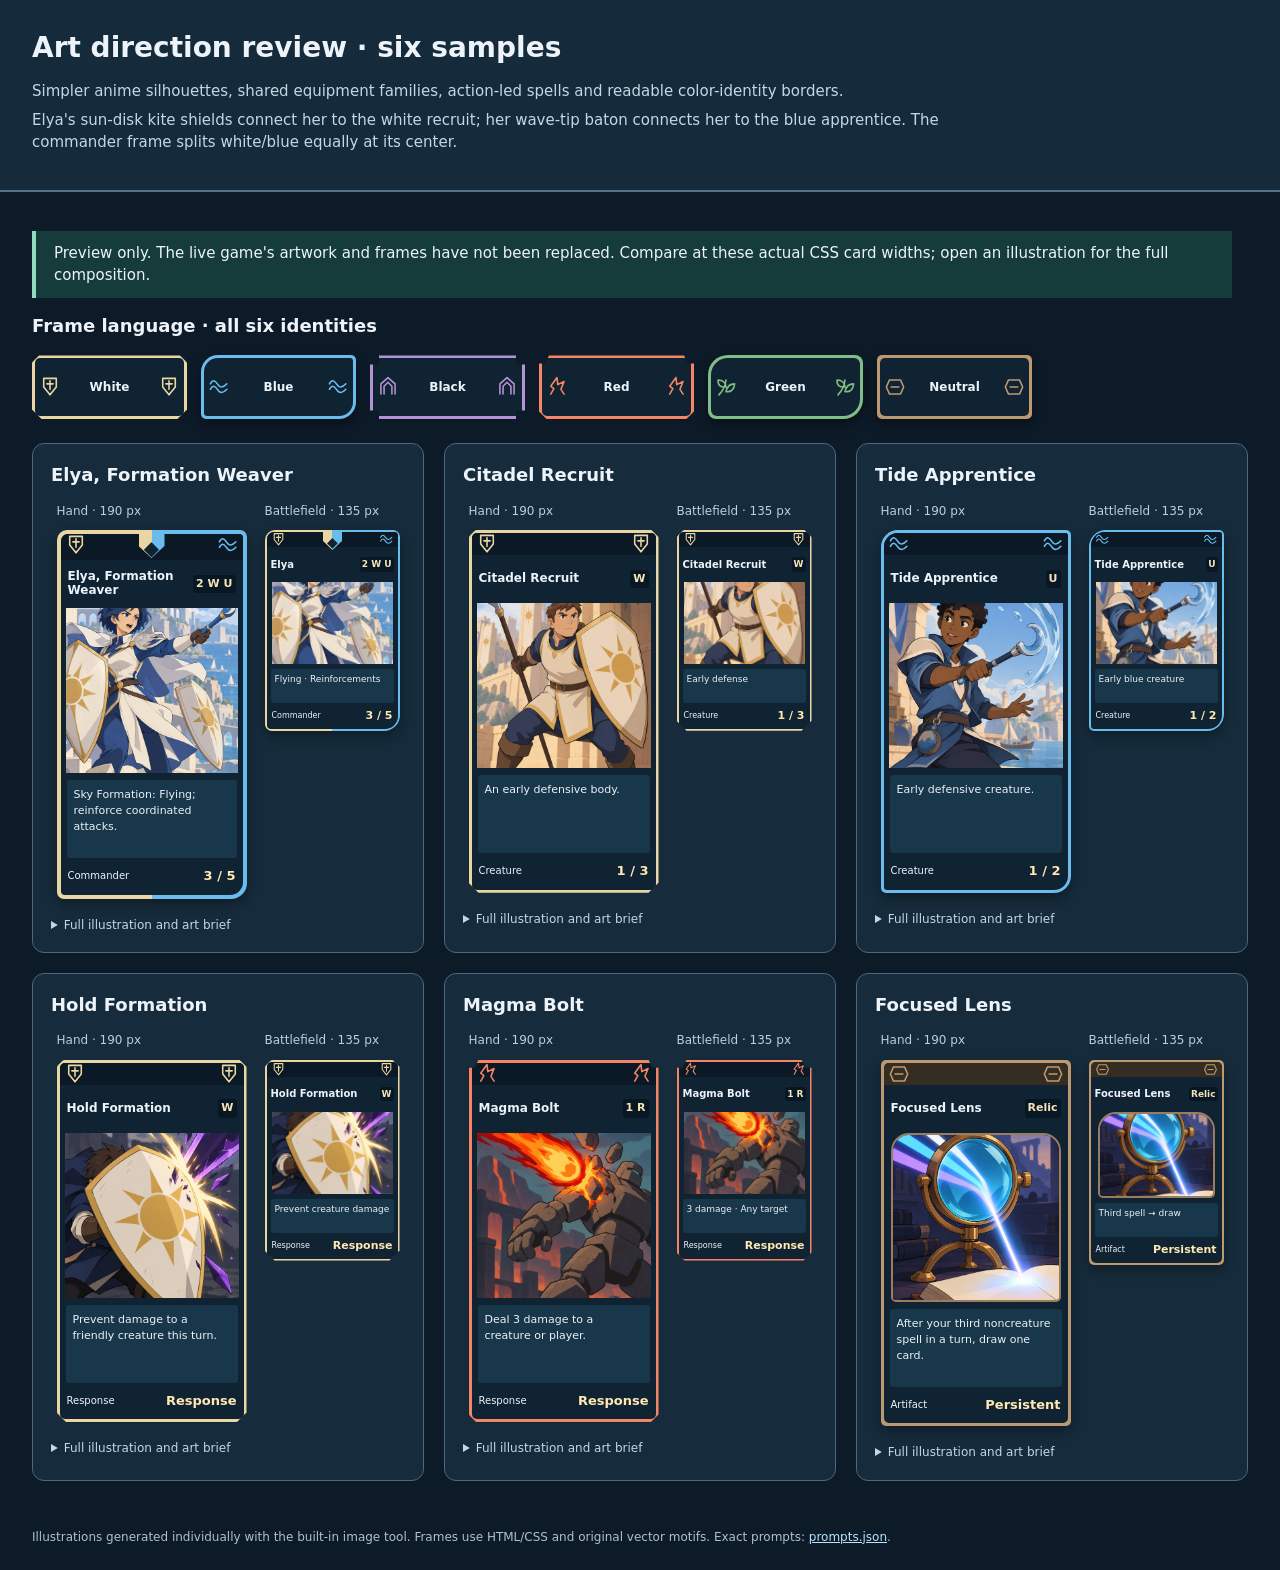
<file: assets/art/direction-v2/index.html>
<!doctype html><html lang="en"><meta charset="utf-8"><meta name="viewport" content="width=device-width,initial-scale=1"><title>Commander Spire — art direction review</title><style>
    *{box-sizing:border-box}body{margin:0;background:#0d1a28;color:#edf3f9;font:15px system-ui;line-height:1.45}header{padding:28px 32px;background:#152b3b;border-bottom:2px solid #54718a}h1{font-size:28px;margin:0 0 12px}header p{max-width:1000px;margin:8px 0;color:#c6d6e3}main{padding:24px 32px}h2{font-size:18px;margin:0 0 14px}.sample-grid{display:grid;grid-template-columns:repeat(3,minmax(370px,1fr));gap:20px}.sample{padding:18px;background:#162b3b;border:1px solid #4c687c;border-radius:12px}.sizes{display:flex;align-items:flex-start;gap:18px;justify-content:center}.label{font-size:12px;margin:0 0 10px;color:#b9d0de}.frame{position:relative;padding:3px;background:linear-gradient(90deg,var(--left) 0 50%,var(--right) 50% 100%);border-radius:8px;color:#ecf3fa;flex-shrink:0;filter:drop-shadow(0 5px 6px #0005)}.card-face{background:#102332;border-radius:5px;position:relative;overflow:hidden}.frame.hand{width:190px}.frame.battlefield{width:135px;padding:2px}.identity-W{clip-path:polygon(7px 0,calc(100% - 7px) 0,100% 7px,100% calc(100% - 10px),calc(100% - 10px) 100%,10px 100%,0 calc(100% - 10px),0 7px)}.identity-U{border-radius:17px 5px 17px 5px}.identity-U .card-face{border-radius:14px 3px 14px 3px}.identity-B{clip-path:polygon(0 9px,9px 9px,9px 0,calc(100% - 9px) 0,calc(100% - 9px) 9px,100% 9px,100% calc(100% - 9px),calc(100% - 9px) calc(100% - 9px),calc(100% - 9px) 100%,9px 100%,9px calc(100% - 9px),0 calc(100% - 9px))}.identity-R{clip-path:polygon(0 8px,6px 8px,10px 0,calc(100% - 10px) 0,calc(100% - 6px) 8px,100% 8px,100% calc(100% - 8px),calc(100% - 8px) 100%,8px 100%,0 calc(100% - 8px))}.identity-G{border-radius:20px 8px 20px 8px}.identity-G .card-face{border-radius:17px 6px 17px 6px}.identity-C{border-radius:5px}.dual{clip-path:none;border-radius:10px 7px 16px 7px}.dual .card-face{border-radius:7px 4px 13px 4px}.motif-band{position:relative;height:22px;background:#0a1925}.motif{width:22px;height:22px;position:absolute;top:0;fill:none;stroke-width:2;stroke-linecap:round;stroke-linejoin:round}.motif.left{left:4px}.motif.right{right:4px}.crest{position:absolute;left:calc(50% - 13px);top:0;width:26px;height:24px;display:grid;place-items:center;background:linear-gradient(90deg,var(--left) 0 50%,var(--right) 50%);color:#112232;font-size:20px;clip-path:polygon(50% 100%,0 50%,0 0,100% 0,100% 50%)}.commander{padding:4px}.commander .motif-band{height:26px}.relic .motif-band{background:#352c22}.relic .art-link{border:2px solid #997d5e;border-radius:18px 18px 5px 5px;margin:0 7px;overflow:hidden}.title{min-height:48px;display:flex;gap:6px;align-items:center;padding:6px 7px;font-size:12px;line-height:1.15}.title strong{flex:1}.cost{white-space:nowrap;color:#f6e4b9;font-size:11px;font-weight:700;padding:3px;background:#081724;border-radius:3px}.art-link{display:block;margin:0 5px;background:#0a1721}.art-link img{width:100%;height:165px;object-fit:cover;object-position:center 40%;display:block}.rules{margin:7px 6px 0;padding:7px;background:#19374a;border-radius:3px;font-size:11px;min-height:78px;color:#e9f1f7}.stats{display:flex;justify-content:space-between;align-items:center;padding:9px 7px;font-size:10px}.stats b{font-size:13px;color:#ffe8b2}.battlefield .motif-band{height:15px}.battlefield .motif{width:15px;height:15px}.battlefield .crest{width:19px;height:18px;left:calc(50% - 9px);font-size:14px}.battlefield .title{min-height:35px;font-size:10px;padding:4px}.battlefield .cost{font-size:9px;padding:2px}.battlefield .art-link img{height:82px}.battlefield .rules{font-size:9px;padding:4px;margin:5px 4px 0;min-height:34px}.battlefield .stats{font-size:8px;padding:5px}.battlefield .stats b{font-size:11px}.swatches{display:flex;gap:14px;flex-wrap:wrap;margin:16px 0 24px}.swatch{width:155px;height:64px}.swatch .card-face{height:58px;display:grid;place-items:center;font-size:12px}.swatch .motif{top:18px}.note{background:#153c3a;padding:12px 18px;border-left:4px solid #91dbbf;max-width:1200px}details{margin-top:18px;font-size:12px;color:#c5d7e4}summary{cursor:pointer}.full-art{width:100%;margin-top:12px}footer{padding:24px 32px;color:#adc1d1;font-size:12px}a{color:#b7e4ff}@media(max-width:1200px){.sample-grid{grid-template-columns:repeat(2,minmax(370px,1fr))}}@media(max-width:800px){main,header{padding:18px 12px}.sample-grid{grid-template-columns:1fr}.sample{padding:14px 10px}.sizes{gap:12px}}
    </style><header><h1>Art direction review · six samples</h1><p>Simpler anime silhouettes, shared equipment families, action-led spells and readable color-identity borders.</p><p>Elya's sun-disk kite shields connect her to the white recruit; her wave-tip baton connects her to the blue apprentice. The commander frame splits white/blue equally at its center.</p></header><main><p class="note">Preview only. The live game's artwork and frames have not been replaced. Compare at these actual CSS card widths; open an illustration for the full composition.</p><h2>Frame language · all six identities</h2><div class="swatches"><div class="frame swatch identity-W" style="--left:#ead6a3;--right:#ead6a3"><div class="card-face"><svg class="motif left" viewBox="0 0 28 28" aria-hidden="true"><path d="M6 3H22V14L14 24 6 14Z M10 10H18 M14 6V17" stroke="#ead6a3"/></svg><b>White</b><svg class="motif right" viewBox="0 0 28 28" aria-hidden="true"><path d="M6 3H22V14L14 24 6 14Z M10 10H18 M14 6V17" stroke="#ead6a3"/></svg></div></div><div class="frame swatch identity-U" style="--left:#69bcec;--right:#69bcec"><div class="card-face"><svg class="motif left" viewBox="0 0 28 28" aria-hidden="true"><path d="M3 10Q7 2 12 10T24 10 M3 17Q7 9 12 17T24 17" stroke="#69bcec"/></svg><b>Blue</b><svg class="motif right" viewBox="0 0 28 28" aria-hidden="true"><path d="M3 10Q7 2 12 10T24 10 M3 17Q7 9 12 17T24 17" stroke="#69bcec"/></svg></div></div><div class="frame swatch identity-B" style="--left:#b493d4;--right:#b493d4"><div class="card-face"><svg class="motif left" viewBox="0 0 28 28" aria-hidden="true"><path d="M5 23V10L14 2 23 10V23 M9 23V13L14 8 19 13V23" stroke="#b493d4"/></svg><b>Black</b><svg class="motif right" viewBox="0 0 28 28" aria-hidden="true"><path d="M5 23V10L14 2 23 10V23 M9 23V13L14 8 19 13V23" stroke="#b493d4"/></svg></div></div><div class="frame swatch identity-R" style="--left:#f58564;--right:#f58564"><div class="card-face"><svg class="motif left" viewBox="0 0 28 28" aria-hidden="true"><path d="M6 23L10 16 6 13 14 2 15 11 23 7 19 17 23 23" stroke="#f58564"/></svg><b>Red</b><svg class="motif right" viewBox="0 0 28 28" aria-hidden="true"><path d="M6 23L10 16 6 13 14 2 15 11 23 7 19 17 23 23" stroke="#f58564"/></svg></div></div><div class="frame swatch identity-G" style="--left:#81bd84;--right:#81bd84"><div class="card-face"><svg class="motif left" viewBox="0 0 28 28" aria-hidden="true"><path d="M5 24Q13 16 14 5 M14 14Q3 15 4 5 13 5 14 14 M14 20Q24 21 25 10 16 10 14 20" stroke="#81bd84"/></svg><b>Green</b><svg class="motif right" viewBox="0 0 28 28" aria-hidden="true"><path d="M5 24Q13 16 14 5 M14 14Q3 15 4 5 13 5 14 14 M14 20Q24 21 25 10 16 10 14 20" stroke="#81bd84"/></svg></div></div><div class="frame swatch identity-C" style="--left:#bd9971;--right:#bd9971"><div class="card-face"><svg class="motif left" viewBox="0 0 28 28" aria-hidden="true"><path d="M7 5H21L25 14 21 23H7L3 14Z M9 14H19" stroke="#bd9971"/></svg><b>Neutral</b><svg class="motif right" viewBox="0 0 28 28" aria-hidden="true"><path d="M7 5H21L25 14 21 23H7L3 14Z M9 14H19" stroke="#bd9971"/></svg></div></div></div><div class="sample-grid"><section class="sample"><h2>Elya, Formation Weaver</h2><div class="sizes"><div><p class="label">Hand · 190 px</p><article class="frame hand identity-W commander dual" style="--left:#ead6a3;--right:#69bcec">
    <div class="card-face"><div class="motif-band"><svg class="motif left" viewBox="0 0 28 28" aria-hidden="true"><path d="M6 3H22V14L14 24 6 14Z M10 10H18 M14 6V17" stroke="#ead6a3"/></svg><span class="crest" aria-label="Commander crest">◆</span><svg class="motif right" viewBox="0 0 28 28" aria-hidden="true"><path d="M3 10Q7 2 12 10T24 10 M3 17Q7 9 12 17T24 17" stroke="#69bcec"/></svg></div>
    <div class="title"><strong>Elya, Formation Weaver</strong><span class="cost">2 W U</span></div>
    <a class="art-link" href="commander_wu.png" title="Open full illustration"><img src="commander_wu.png" alt="Elya, Formation Weaver illustration"></a>
    <div class="rules">Sky Formation: Flying; reinforce coordinated attacks.</div><div class="stats"><span>Commander</span><b>3 / 5</b></div></div></article></div><div><p class="label">Battlefield · 135 px</p><article class="frame battlefield identity-W commander dual" style="--left:#ead6a3;--right:#69bcec">
    <div class="card-face"><div class="motif-band"><svg class="motif left" viewBox="0 0 28 28" aria-hidden="true"><path d="M6 3H22V14L14 24 6 14Z M10 10H18 M14 6V17" stroke="#ead6a3"/></svg><span class="crest" aria-label="Commander crest">◆</span><svg class="motif right" viewBox="0 0 28 28" aria-hidden="true"><path d="M3 10Q7 2 12 10T24 10 M3 17Q7 9 12 17T24 17" stroke="#69bcec"/></svg></div>
    <div class="title"><strong>Elya</strong><span class="cost">2 W U</span></div>
    <a class="art-link" href="commander_wu.png" title="Open full illustration"><img src="commander_wu.png" alt="Elya, Formation Weaver illustration"></a>
    <div class="rules">Flying · Reinforcements</div><div class="stats"><span>Commander</span><b>3 / 5</b></div></div></article></div></div><details><summary>Full illustration and art brief</summary><a href="commander_wu.png"><img class="full-art" src="commander_wu.png" alt="Full Elya, Formation Weaver illustration"></a><p>Use case: stylized-concept. Asset type: individual fantasy card illustration for a small tabletop card thumbnail. NEW art direction: very simple CARTOONY TV-ANIME key animation, thick clean dark outlines, broad flat colors and at most TWO cel shadow tones. Heroic adventure. Large readable silhouette occupying 70% of image; one focal action. Quiet softly painted background with only 2 or 3 large shapes. Keep face and equipment near center for horizontal thumbnail crops. Portrait 2:3 composition. Matte plain materials, simple costume panels. No ornamental filigree, busy particles, sparkling texture, photorealism, gradients on skin, intricate armor, borders, words, letters, watermarks, or UI. Subject: memorable adult female white/blue commander, short windswept dark-blue bob, confident expressive face, ivory fitted tunic over practical azure uniform, short white cape, one bold wing-shaped silver shoulder guard. Signature equipment: a simple azure baton with a crescent wave-shaped tip and TWO broad ivory kite shields bearing a plain golden sun disk, directed in midair. Clear three-quarter commanding stance, pointing baton sideways while shields defend her flank. Ivory and blue equally visible, small gold accents. Simplified coastal citadel arches and pale blue sky behind her. Keep flamboyance in gesture and cape shape, not tiny decoration.</p></details></section><section class="sample"><h2>Citadel Recruit</h2><div class="sizes"><div><p class="label">Hand · 190 px</p><article class="frame hand identity-W creature " style="--left:#ead6a3;--right:#ead6a3">
    <div class="card-face"><div class="motif-band"><svg class="motif left" viewBox="0 0 28 28" aria-hidden="true"><path d="M6 3H22V14L14 24 6 14Z M10 10H18 M14 6V17" stroke="#ead6a3"/></svg><svg class="motif right" viewBox="0 0 28 28" aria-hidden="true"><path d="M6 3H22V14L14 24 6 14Z M10 10H18 M14 6V17" stroke="#ead6a3"/></svg></div>
    <div class="title"><strong>Citadel Recruit</strong><span class="cost">W</span></div>
    <a class="art-link" href="w_recruit.png" title="Open full illustration"><img src="w_recruit.png" alt="Citadel Recruit illustration"></a>
    <div class="rules">An early defensive body.</div><div class="stats"><span>Creature</span><b>1 / 3</b></div></div></article></div><div><p class="label">Battlefield · 135 px</p><article class="frame battlefield identity-W creature " style="--left:#ead6a3;--right:#ead6a3">
    <div class="card-face"><div class="motif-band"><svg class="motif left" viewBox="0 0 28 28" aria-hidden="true"><path d="M6 3H22V14L14 24 6 14Z M10 10H18 M14 6V17" stroke="#ead6a3"/></svg><svg class="motif right" viewBox="0 0 28 28" aria-hidden="true"><path d="M6 3H22V14L14 24 6 14Z M10 10H18 M14 6V17" stroke="#ead6a3"/></svg></div>
    <div class="title"><strong>Citadel Recruit</strong><span class="cost">W</span></div>
    <a class="art-link" href="w_recruit.png" title="Open full illustration"><img src="w_recruit.png" alt="Citadel Recruit illustration"></a>
    <div class="rules">Early defense</div><div class="stats"><span>Creature</span><b>1 / 3</b></div></div></article></div></div><details><summary>Full illustration and art brief</summary><a href="w_recruit.png"><img class="full-art" src="w_recruit.png" alt="Full Citadel Recruit illustration"></a><p>Use case: stylized-concept. Asset type: individual fantasy card illustration for a small tabletop card thumbnail. NEW art direction: very simple CARTOONY TV-ANIME key animation, thick clean dark outlines, broad flat colors and at most TWO cel shadow tones. Heroic adventure. Large readable silhouette occupying 70% of image; one focal action. Quiet softly painted background with only 2 or 3 large shapes. Keep face and equipment near center for horizontal thumbnail crops. Portrait 2:3 composition. Matte plain materials, simple costume panels. No ornamental filigree, busy particles, sparkling texture, photorealism, gradients on skin, intricate armor, borders, words, letters, watermarks, or UI. Subject: a stocky adult male human recruit with short brown hair, earnest determined expression, simple ivory padded tabard over navy undershirt, plain boots and a short spear. Equipment echoes Elya&#x27;s faction: ONE broad ivory kite shield bearing a plain gold sun disk, same shield silhouette but smaller, simpler and held physically. Strong braced defensive stance with shield forward and feet apart. Ordinary soldier, not an ornate commander. Warm sandstone gate and pale morning sky, quiet background. Ivory/gold identity with navy contrast.</p></details></section><section class="sample"><h2>Tide Apprentice</h2><div class="sizes"><div><p class="label">Hand · 190 px</p><article class="frame hand identity-U creature " style="--left:#69bcec;--right:#69bcec">
    <div class="card-face"><div class="motif-band"><svg class="motif left" viewBox="0 0 28 28" aria-hidden="true"><path d="M3 10Q7 2 12 10T24 10 M3 17Q7 9 12 17T24 17" stroke="#69bcec"/></svg><svg class="motif right" viewBox="0 0 28 28" aria-hidden="true"><path d="M3 10Q7 2 12 10T24 10 M3 17Q7 9 12 17T24 17" stroke="#69bcec"/></svg></div>
    <div class="title"><strong>Tide Apprentice</strong><span class="cost">U</span></div>
    <a class="art-link" href="u_apprentice.png" title="Open full illustration"><img src="u_apprentice.png" alt="Tide Apprentice illustration"></a>
    <div class="rules">Early defensive creature.</div><div class="stats"><span>Creature</span><b>1 / 2</b></div></div></article></div><div><p class="label">Battlefield · 135 px</p><article class="frame battlefield identity-U creature " style="--left:#69bcec;--right:#69bcec">
    <div class="card-face"><div class="motif-band"><svg class="motif left" viewBox="0 0 28 28" aria-hidden="true"><path d="M3 10Q7 2 12 10T24 10 M3 17Q7 9 12 17T24 17" stroke="#69bcec"/></svg><svg class="motif right" viewBox="0 0 28 28" aria-hidden="true"><path d="M3 10Q7 2 12 10T24 10 M3 17Q7 9 12 17T24 17" stroke="#69bcec"/></svg></div>
    <div class="title"><strong>Tide Apprentice</strong><span class="cost">U</span></div>
    <a class="art-link" href="u_apprentice.png" title="Open full illustration"><img src="u_apprentice.png" alt="Tide Apprentice illustration"></a>
    <div class="rules">Early blue creature</div><div class="stats"><span>Creature</span><b>1 / 2</b></div></div></article></div></div><details><summary>Full illustration and art brief</summary><a href="u_apprentice.png"><img class="full-art" src="u_apprentice.png" alt="Full Tide Apprentice illustration"></a><p>Use case: stylized-concept. Asset type: individual fantasy card illustration for a small tabletop card thumbnail. NEW art direction: very simple CARTOONY TV-ANIME key animation, thick clean dark outlines, broad flat colors and at most TWO cel shadow tones. Heroic adventure. Large readable silhouette occupying 70% of image; one focal action. Quiet softly painted background with only 2 or 3 large shapes. Keep face and equipment near center for horizontal thumbnail crops. Portrait 2:3 composition. Matte plain materials, simple costume panels. No ornamental filigree, busy particles, sparkling texture, photorealism, gradients on skin, intricate armor, borders, words, letters, watermarks, or UI. Subject: young ADULT male apprentice, dark brown skin, short curly black hair, expressive curious face, practical azure short coat with one ivory shoulder panel and plain navy trousers. Equipment echoes Elya&#x27;s faction: short training baton with a crescent wave-shaped tip, simpler than commander&#x27;s silver baton, plus a plain round water flask on his belt. He cautiously shapes ONE curved translucent water ribbon over the baton, clear side-facing learning pose. No levitating shields or elaborate armor. Blue/silver identity, warm coral accents. Quiet sunlit harbor with one broad stone arch, not a library full of details.</p></details></section><section class="sample"><h2>Hold Formation</h2><div class="sizes"><div><p class="label">Hand · 190 px</p><article class="frame hand identity-W response " style="--left:#ead6a3;--right:#ead6a3">
    <div class="card-face"><div class="motif-band"><svg class="motif left" viewBox="0 0 28 28" aria-hidden="true"><path d="M6 3H22V14L14 24 6 14Z M10 10H18 M14 6V17" stroke="#ead6a3"/></svg><svg class="motif right" viewBox="0 0 28 28" aria-hidden="true"><path d="M6 3H22V14L14 24 6 14Z M10 10H18 M14 6V17" stroke="#ead6a3"/></svg></div>
    <div class="title"><strong>Hold Formation</strong><span class="cost">W</span></div>
    <a class="art-link" href="w_shield.png" title="Open full illustration"><img src="w_shield.png" alt="Hold Formation illustration"></a>
    <div class="rules">Prevent damage to a friendly creature this turn.</div><div class="stats"><span>Response</span><b>Response</b></div></div></article></div><div><p class="label">Battlefield · 135 px</p><article class="frame battlefield identity-W response " style="--left:#ead6a3;--right:#ead6a3">
    <div class="card-face"><div class="motif-band"><svg class="motif left" viewBox="0 0 28 28" aria-hidden="true"><path d="M6 3H22V14L14 24 6 14Z M10 10H18 M14 6V17" stroke="#ead6a3"/></svg><svg class="motif right" viewBox="0 0 28 28" aria-hidden="true"><path d="M6 3H22V14L14 24 6 14Z M10 10H18 M14 6V17" stroke="#ead6a3"/></svg></div>
    <div class="title"><strong>Hold Formation</strong><span class="cost">W</span></div>
    <a class="art-link" href="w_shield.png" title="Open full illustration"><img src="w_shield.png" alt="Hold Formation illustration"></a>
    <div class="rules">Prevent creature damage</div><div class="stats"><span>Response</span><b>Response</b></div></div></article></div></div><details><summary>Full illustration and art brief</summary><a href="w_shield.png"><img class="full-art" src="w_shield.png" alt="Full Hold Formation illustration"></a><p>Use case: stylized-concept. Asset type: individual fantasy card illustration for a small tabletop card thumbnail. NEW art direction: very simple CARTOONY TV-ANIME key animation, thick clean dark outlines, broad flat colors and at most TWO cel shadow tones. Heroic adventure. Large readable silhouette occupying 70% of image; one focal action. Quiet softly painted background with only 2 or 3 large shapes. Keep face and equipment near center for horizontal thumbnail crops. Portrait 2:3 composition. Matte plain materials, simple costume panels. No ornamental filigree, busy particles, sparkling texture, photorealism, gradients on skin, intricate armor, borders, words, letters, watermarks, or UI. ACTION, not a portrait: a broad ivory kite shield bearing the faction&#x27;s plain gold sun disk STOPS a huge diagonal violet blade strike. The recruit behind the shield is mostly obscured, simple navy sleeve and braced forearm visible. Impact is ONE sharp golden semicircle and a few large shards of violet magic. Shield remains intact and the defender unharmed. Close composition with unmistakable shield-versus-strike silhouettes, white protection. Quiet dark stone ground. No caster reaching toward viewer, no ornamental armor, no explosion hiding the point of contact.</p></details></section><section class="sample"><h2>Magma Bolt</h2><div class="sizes"><div><p class="label">Hand · 190 px</p><article class="frame hand identity-R response " style="--left:#f58564;--right:#f58564">
    <div class="card-face"><div class="motif-band"><svg class="motif left" viewBox="0 0 28 28" aria-hidden="true"><path d="M6 23L10 16 6 13 14 2 15 11 23 7 19 17 23 23" stroke="#f58564"/></svg><svg class="motif right" viewBox="0 0 28 28" aria-hidden="true"><path d="M6 23L10 16 6 13 14 2 15 11 23 7 19 17 23 23" stroke="#f58564"/></svg></div>
    <div class="title"><strong>Magma Bolt</strong><span class="cost">1 R</span></div>
    <a class="art-link" href="r_bolt.png" title="Open full illustration"><img src="r_bolt.png" alt="Magma Bolt illustration"></a>
    <div class="rules">Deal 3 damage to a creature or player.</div><div class="stats"><span>Response</span><b>Response</b></div></div></article></div><div><p class="label">Battlefield · 135 px</p><article class="frame battlefield identity-R response " style="--left:#f58564;--right:#f58564">
    <div class="card-face"><div class="motif-band"><svg class="motif left" viewBox="0 0 28 28" aria-hidden="true"><path d="M6 23L10 16 6 13 14 2 15 11 23 7 19 17 23 23" stroke="#f58564"/></svg><svg class="motif right" viewBox="0 0 28 28" aria-hidden="true"><path d="M6 23L10 16 6 13 14 2 15 11 23 7 19 17 23 23" stroke="#f58564"/></svg></div>
    <div class="title"><strong>Magma Bolt</strong><span class="cost">1 R</span></div>
    <a class="art-link" href="r_bolt.png" title="Open full illustration"><img src="r_bolt.png" alt="Magma Bolt illustration"></a>
    <div class="rules">3 damage · Any target</div><div class="stats"><span>Response</span><b>Response</b></div></div></article></div></div><details><summary>Full illustration and art brief</summary><a href="r_bolt.png"><img class="full-art" src="r_bolt.png" alt="Full Magma Bolt illustration"></a><p>Use case: stylized-concept. Asset type: individual fantasy card illustration for a small tabletop card thumbnail. NEW art direction: very simple CARTOONY TV-ANIME key animation, thick clean dark outlines, broad flat colors and at most TWO cel shadow tones. Heroic adventure. Large readable silhouette occupying 70% of image; one focal action. Quiet softly painted background with only 2 or 3 large shapes. Keep face and equipment near center for horizontal thumbnail crops. Portrait 2:3 composition. Matte plain materials, simple costume panels. No ornamental filigree, busy particles, sparkling texture, photorealism, gradients on skin, intricate armor, borders, words, letters, watermarks, or UI. ACTION, not a portrait: ONE thick incandescent magma projectile travels diagonally left-to-right, hits a stout stone training guardian in the shoulder, and knocks stone fragments off on impact. The projectile and impact are the dominant unmistakable silhouettes, a compact orange core with bold red outer flame and only three large stone chunks. Caster absent. Side-view composition with clear travel direction, fiery attack versus solid target. Red/orange identity, charcoal and muted turquoise contrasts. Quiet dusky volcanic courtyard, no shower of tiny embers, no boardwide meteor rain.</p></details></section><section class="sample"><h2>Focused Lens</h2><div class="sizes"><div><p class="label">Hand · 190 px</p><article class="frame hand identity-C relic " style="--left:#bd9971;--right:#bd9971">
    <div class="card-face"><div class="motif-band"><svg class="motif left" viewBox="0 0 28 28" aria-hidden="true"><path d="M7 5H21L25 14 21 23H7L3 14Z M9 14H19" stroke="#bd9971"/></svg><svg class="motif right" viewBox="0 0 28 28" aria-hidden="true"><path d="M7 5H21L25 14 21 23H7L3 14Z M9 14H19" stroke="#bd9971"/></svg></div>
    <div class="title"><strong>Focused Lens</strong><span class="cost">Relic</span></div>
    <a class="art-link" href="relic_lens.png" title="Open full illustration"><img src="relic_lens.png" alt="Focused Lens illustration"></a>
    <div class="rules">After your third noncreature spell in a turn, draw one card.</div><div class="stats"><span>Artifact</span><b>Persistent</b></div></div></article></div><div><p class="label">Battlefield · 135 px</p><article class="frame battlefield identity-C relic " style="--left:#bd9971;--right:#bd9971">
    <div class="card-face"><div class="motif-band"><svg class="motif left" viewBox="0 0 28 28" aria-hidden="true"><path d="M7 5H21L25 14 21 23H7L3 14Z M9 14H19" stroke="#bd9971"/></svg><svg class="motif right" viewBox="0 0 28 28" aria-hidden="true"><path d="M7 5H21L25 14 21 23H7L3 14Z M9 14H19" stroke="#bd9971"/></svg></div>
    <div class="title"><strong>Focused Lens</strong><span class="cost">Relic</span></div>
    <a class="art-link" href="relic_lens.png" title="Open full illustration"><img src="relic_lens.png" alt="Focused Lens illustration"></a>
    <div class="rules">Third spell → draw</div><div class="stats"><span>Artifact</span><b>Persistent</b></div></div></article></div></div><details><summary>Full illustration and art brief</summary><a href="relic_lens.png"><img class="full-art" src="relic_lens.png" alt="Full Focused Lens illustration"></a><p>Use case: stylized-concept. Asset type: individual fantasy card illustration for a small tabletop card thumbnail. NEW art direction: very simple CARTOONY TV-ANIME key animation, thick clean dark outlines, broad flat colors and at most TWO cel shadow tones. Heroic adventure. Large readable silhouette occupying 70% of image; one focal action. Quiet softly painted background with only 2 or 3 large shapes. Keep face and equipment near center for horizontal thumbnail crops. Portrait 2:3 composition. Matte plain materials, simple costume panels. No ornamental filigree, busy particles, sparkling texture, photorealism, gradients on skin, intricate armor, borders, words, letters, watermarks, or UI. OBJECT, no people: a recognizable large round BLUE GLASS magnifying lens in a simple bronze ring on a sturdy three-foot bronze stand. THREE thick incoming rays, white blue and violet, converge through it into ONE bright focused point on an open plain book. Big readable circular silhouette with only one small adjustment knob, matte bronze, no jewels or filigree. This artifact rewards three spells with insight. Quiet dark-indigo workbench with one broad softly painted arch behind. Glass cyan, bronze warm, single simple light effect. No letters or symbols in the book, no generic glowing orb.</p></details></section></div></main><footer>Illustrations generated individually with the built-in image tool. Frames use HTML/CSS and original vector motifs. Exact prompts: <a href="prompts.json">prompts.json</a>.</footer></html>
</file>
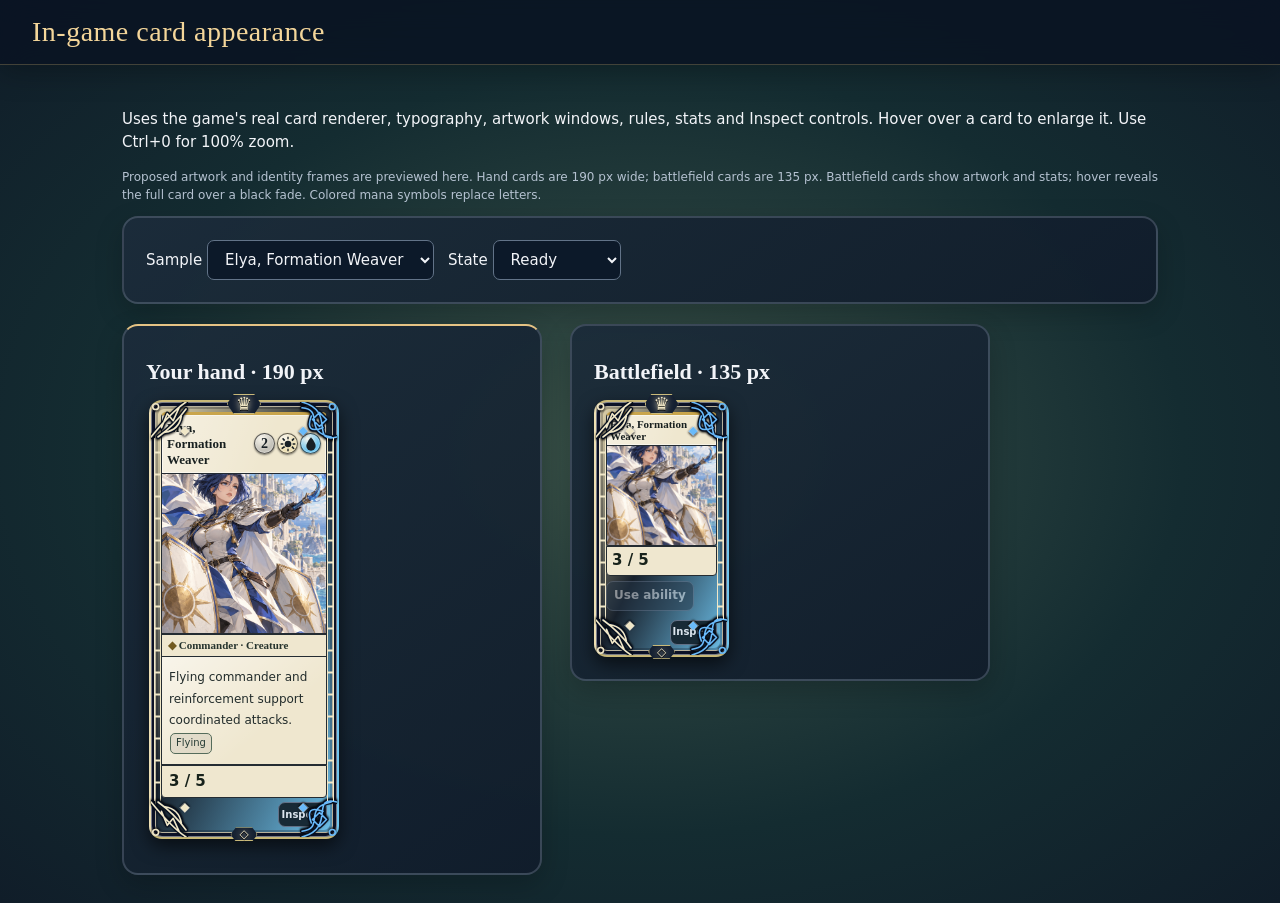
<file: assets/art/direction-v3/game.html>
<!doctype html><html lang="en"><meta charset="utf-8"><meta name="viewport" content="width=device-width,initial-scale=1"><title>In-game card appearance review</title><style>
:root{color-scheme:dark;--bg:#0e1420;--panel:#182335;--line:#344257;--gold:#f2cc83;--muted:#a9b5c9;--ink:#edf2fb;--green:#86dec1}*{box-sizing:border-box}body{margin:0;background:radial-gradient(ellipse at top,#273144,var(--bg) 70%);color:var(--ink);font:15px system-ui,sans-serif;min-height:100vh}header{padding:18px 26px;border-bottom:1px solid var(--line);display:flex;align-items:center;gap:20px;flex-wrap:wrap}h1{font:30px Georgia,serif;margin:0;color:var(--gold)}h2{font:25px Georgia,serif;color:var(--gold)}h3{margin:8px 0}p{line-height:1.5}.muted{color:var(--muted)}main{max-width:1600px;margin:auto;padding:22px}button,input,select{font:inherit;border:1px solid var(--line);border-radius:7px;padding:9px 13px;background:#25344a;color:var(--ink)}button{cursor:pointer}button:hover:not(:disabled){border-color:var(--gold);background:#35445a}button:disabled{opacity:.4;cursor:default}button.primary{background:#356356;border-color:var(--green)}button.selected{outline:2px solid var(--gold)}.row{display:flex;gap:10px;align-items:center;flex-wrap:wrap}.panel{background:#182335e8;border:1px solid var(--line);padding:18px;border-radius:12px;margin-bottom:16px}.grid{display:grid;grid-template-columns:repeat(auto-fit,minmax(230px,1fr));gap:14px}.cardgrid{display:grid;grid-template-columns:repeat(auto-fill,minmax(155px,1fr));gap:10px}.card{position:relative;min-height:155px;text-align:left;display:flex;flex-direction:column;gap:7px;border-top:4px solid var(--accent,#9ca6bc);background:linear-gradient(150deg,#28364a,#151e2c);padding:12px;border-radius:9px;border-left:1px solid var(--line);border-right:1px solid var(--line);border-bottom:1px solid var(--line)}.illustration{width:100%;height:76px;object-fit:cover;border-radius:5px;opacity:.85}.board .illustration{height:50px}.card strong{font:17px Georgia,serif}.card small{color:#c3cddd;line-height:1.4}.card .stats{margin-top:auto;font-weight:700;color:var(--gold)}.card.tapped{opacity:.65;transform:rotate(-2deg)}.card.target{outline:2px solid var(--green);cursor:pointer}.W{--accent:#f0e7c7}.U{--accent:#69bafa}.B{--accent:#b798d3}.R{--accent:#ff8d79}.G{--accent:#8ed59a}.C{--accent:#aab2c8}.mana{display:inline-block;border:1px solid var(--accent);border-radius:20px;padding:3px 8px;margin-right:5px}.players{display:grid;grid-template-columns:repeat(2,minmax(0,1fr));gap:12px}.player{border-top:3px solid var(--line)}.player.active{border-top-color:var(--gold)}.player.priority{box-shadow:0 0 0 2px var(--green)}.player.dead{opacity:.55}.board{display:grid;grid-template-columns:repeat(auto-fill,minmax(130px,1fr));gap:8px;margin-top:12px}.board .card{min-height:135px}.tag{border:1px solid #55705f;border-radius:5px;padding:2px 5px;color:#a9e6cf;display:inline-block;margin:1px;font-size:11px}.split{display:grid;grid-template-columns:minmax(0,1fr) 290px;gap:16px}.sticky{position:sticky;top:12px;align-self:start}.stackitem{padding:10px;border:1px solid var(--line);margin-top:7px;border-radius:6px}.notice{background:#2b433e;border:1px solid #5d9281;border-radius:8px;padding:12px;margin-bottom:14px}#error{position:fixed;bottom:20px;left:50%;transform:translateX(-50%);background:#703e40;padding:14px 25px;border-radius:9px;z-index:10;max-width:90%;display:none}.log{max-height:260px;overflow:auto;font-size:12px;line-height:1.7}.welcome{max-width:880px;margin:35px auto}.label{font-size:12px;letter-spacing:1.3px;text-transform:uppercase;color:var(--muted)}details{margin-top:12px}summary{cursor:pointer}.hand{margin-top:16px}.smallbtn{padding:4px 7px;font-size:12px}footer{color:var(--muted);font-size:12px;padding:15px 26px} @media(max-width:850px){.split{grid-template-columns:1fr}.sticky{position:static}.players{grid-template-columns:1fr}header{padding:15px}main{padding:12px}}
.picker-steps{display:flex;gap:12px;margin-bottom:24px;flex-wrap:wrap}.picker-steps span{padding:10px 16px;border:1px solid var(--line);border-radius:8px;color:var(--muted)}.picker-steps [aria-current=step]{border-color:var(--gold);color:var(--gold);background:#34352d}.commander-options{display:grid;grid-template-columns:repeat(3,minmax(0,1fr));gap:20px}.commander-option{border-top:4px solid var(--accent);padding:26px;display:flex;flex-direction:column;min-height:260px}.commander-option h3{font:27px Georgia,serif}.commander-option button{margin-top:auto}.package-options{display:grid;grid-template-columns:repeat(2,minmax(0,1fr));gap:20px}.package-option{padding:24px}.package-option.chosen{border-color:var(--green);box-shadow:inset 0 0 0 1px var(--green)}.chosen-commander,.picker-confirm{display:flex;align-items:center;justify-content:space-between;gap:20px}.picker-confirm{border-color:var(--gold)}#pickerTitle:focus{outline:none}@media(max-width:700px){.commander-options,.package-options{grid-template-columns:1fr}.chosen-commander,.picker-confirm{align-items:stretch;flex-direction:column}.commander-option{min-height:200px}}
</style><link rel="stylesheet" href="../../../tactical/web/style.css"><style>
    body{background:radial-gradient(ellipse at center,#3b5349,#142c31 60%,#101d29)!important}header{position:static}main{max-width:1100px}.preview-controls{margin-bottom:20px}.preview-layout{display:flex;gap:28px;align-items:flex-start;flex-wrap:wrap}.preview-layout>section{width:420px;max-width:100%;margin:0}.preview-layout .hand{margin:0}.preview-layout .cardgrid{display:flex;overflow:visible}.preview-layout .hand .card{width:190px;flex:0 0 190px}.preview-layout .board{display:flex}.preview-layout .board .card{width:135px;flex:0 0 135px}.frame-note{font-size:12px;color:#b5c2d1}.preview-controls label{margin-right:14px}.preview-layout .relic-choice{width:250px}.inspector-body>.card{width:320px;max-width:100%}.inspector-body>.card .illustration{height:250px!important}@media(max-width:850px){.preview-layout{gap:12px}.preview-layout>section{width:100%}.preview-layout .cardgrid{overflow:visible}.preview-layout .board .card{width:135px;flex-basis:135px}}
    </style><header><h1>In-game card appearance</h1></header><main><p>Uses the game's real card renderer, typography, artwork windows, rules, stats and Inspect controls. Hover over a card to enlarge it. Use Ctrl+0 for 100% zoom.</p><p class="frame-note">Proposed artwork and identity frames are previewed here. Hand cards are 190 px wide; battlefield cards are 135 px. Battlefield cards show artwork and stats; hover reveals the full card over a black fade. Colored mana symbols replace letters.</p><div class="panel preview-controls"><label>Sample <select id="sample"><option value="commander_wu">Elya, Formation Weaver</option><option value="w_recruit">Citadel Recruit</option><option value="u_apprentice">Tide Apprentice</option><option value="w_shield">Hold Formation</option><option value="r_bolt">Magma Bolt</option><option value="relic_lens">Focused Lens</option><option value="r_wipe">Cinder Rain</option></select></label><label>State <select id="condition"><option value="ready">Ready</option><option value="exhausted">Exhausted</option><option value="damaged">1 damage</option></select></label></div><div id="cards" class="preview-layout"></div></main><dialog id="artInspector"></dialog><script>const DATA={"entries": [{"key": "commander_wu", "name": "Elya, Formation Weaver", "file": "commander_wu.png", "prompt": "Use case: stylized-concept. Asset type: polished high fantasy ANIME GAME card illustration. Middle ground: expressive sophisticated anime faces, carefully drawn hair strands, crafted costumes and interesting equipment, confident fine outlines, layered cel shading with several shadow values, softly painted colored lighting and controlled material highlights. Richer than flat TV animation, substantially less ornate and cluttered than elaborate collectible fantasy paintings. Strong clear silhouette and readable major forms at small card size. Heroic adventure. Selective detail concentrated around face, hands and signature equipment; cloth seams, leather grain, convincing metal edges, no obsessive filigree or particle confetti. Portrait composition, keep focal action and face in upper central framing for short battlefield crops. No photorealism, 3D, text, lettering, borders, watermark or UI. Subject: memorable adult female white/blue commander, short windswept dark-blue bob, confident expressive face, ivory fitted tunic over practical azure uniform, short white cape, one bold wing-shaped silver shoulder guard. Signature equipment: a well-crafted azure baton with a crescent wave-shaped tip and TWO broad ivory kite shields bearing a restrained golden sun disk, directed in midair. Clear three-quarter commanding stance, pointing baton sideways while shields defend her flank. Ivory and blue equally visible, small gold accents. Softly painted coastal citadel arches and pale blue sky behind her. Keep flamboyance in gesture and cape shape, not tiny decoration."}, {"key": "w_recruit", "name": "Citadel Recruit", "file": "w_recruit.png", "prompt": "Use case: stylized-concept. Asset type: polished high fantasy ANIME GAME card illustration. Middle ground: expressive sophisticated anime faces, carefully drawn hair strands, crafted costumes and interesting equipment, confident fine outlines, layered cel shading with several shadow values, softly painted colored lighting and controlled material highlights. Richer than flat TV animation, substantially less ornate and cluttered than elaborate collectible fantasy paintings. Strong clear silhouette and readable major forms at small card size. Heroic adventure. Selective detail concentrated around face, hands and signature equipment; cloth seams, leather grain, convincing metal edges, no obsessive filigree or particle confetti. Portrait composition, keep focal action and face in upper central framing for short battlefield crops. No photorealism, 3D, text, lettering, borders, watermark or UI. Subject: a stocky adult male human recruit with short brown hair, earnest determined expression, well-crafted ivory padded tabard over navy undershirt, restrained boots and a short spear. Equipment echoes Elya's faction: ONE broad ivory kite shield bearing a restrained gold sun disk, same shield silhouette but smaller, well-craftedr and held physically. Strong braced defensive stance with shield forward and feet apart. Ordinary soldier, not an ornate commander. Warm sandstone gate and pale morning sky, quiet background. Ivory/gold identity with navy contrast."}, {"key": "u_apprentice", "name": "Tide Apprentice", "file": "u_apprentice.png", "prompt": "Use case: stylized-concept. Asset type: polished high fantasy ANIME GAME card illustration. Middle ground: expressive sophisticated anime faces, carefully drawn hair strands, crafted costumes and interesting equipment, confident fine outlines, layered cel shading with several shadow values, softly painted colored lighting and controlled material highlights. Richer than flat TV animation, substantially less ornate and cluttered than elaborate collectible fantasy paintings. Strong clear silhouette and readable major forms at small card size. Heroic adventure. Selective detail concentrated around face, hands and signature equipment; cloth seams, leather grain, convincing metal edges, no obsessive filigree or particle confetti. Portrait composition, keep focal action and face in upper central framing for short battlefield crops. No photorealism, 3D, text, lettering, borders, watermark or UI. Subject: young ADULT male apprentice, dark brown skin, short curly black hair, expressive curious face, practical azure short coat with one ivory shoulder panel and restrained navy trousers. Equipment echoes Elya's faction: short training baton with a crescent wave-shaped tip, well-craftedr than commander's silver baton, plus a restrained round water flask on his belt. He cautiously shapes ONE curved translucent water ribbon over the baton, clear side-facing learning pose. No levitating shields or elaborate armor. Blue/silver identity, warm coral accents. Quiet sunlit harbor with one broad stone arch, not a library full of details."}, {"key": "w_shield", "name": "Hold Formation", "file": "w_shield.png", "prompt": "Use case: stylized-concept. Asset type: polished high fantasy ANIME GAME card illustration. Middle ground: expressive sophisticated anime faces, carefully drawn hair strands, crafted costumes and interesting equipment, confident fine outlines, layered cel shading with several shadow values, softly painted colored lighting and controlled material highlights. Richer than flat TV animation, substantially less ornate and cluttered than elaborate collectible fantasy paintings. Strong clear silhouette and readable major forms at small card size. Heroic adventure. Selective detail concentrated around face, hands and signature equipment; cloth seams, leather grain, convincing metal edges, no obsessive filigree or particle confetti. Portrait composition, keep focal action and face in upper central framing for short battlefield crops. No photorealism, 3D, text, lettering, borders, watermark or UI. ACTION, not a portrait: a broad ivory kite shield bearing the faction's restrained gold sun disk STOPS a huge diagonal violet blade strike. The recruit behind the shield is mostly obscured, well-crafted navy sleeve and braced forearm visible. Impact is ONE sharp golden semicircle and a few large shards of violet magic. Shield remains intact and the defender unharmed. Close composition with unmistakable shield-versus-strike silhouettes, white protection. Quiet dark stone ground. No caster reaching toward viewer, no ornamental armor, no explosion hiding the point of contact."}, {"key": "r_bolt", "name": "Magma Bolt", "file": "r_bolt.png", "prompt": "Use case: stylized-concept. Asset type: polished high fantasy ANIME GAME card illustration. Middle ground: expressive sophisticated anime faces, carefully drawn hair strands, crafted costumes and interesting equipment, confident fine outlines, layered cel shading with several shadow values, softly painted colored lighting and controlled material highlights. Richer than flat TV animation, substantially less ornate and cluttered than elaborate collectible fantasy paintings. Strong clear silhouette and readable major forms at small card size. Heroic adventure. Selective detail concentrated around face, hands and signature equipment; cloth seams, leather grain, convincing metal edges, no obsessive filigree or particle confetti. Portrait composition, keep focal action and face in upper central framing for short battlefield crops. No photorealism, 3D, text, lettering, borders, watermark or UI. ACTION, not a portrait: ONE thick incandescent magma projectile travels diagonally left-to-right, hits a stout stone training guardian in the shoulder, and knocks stone fragments off on impact. The projectile and impact are the dominant unmistakable silhouettes, a compact orange core with bold red outer flame and a few clearly separated stone fragments. Caster absent. Side-view composition with clear travel direction, fiery attack versus solid target. Red/orange identity, charcoal and muted turquoise contrasts. Quiet dusky volcanic courtyard, no shower of tiny embers, no boardwide meteor rain."}, {"key": "relic_lens", "name": "Focused Lens", "file": "relic_lens.png", "prompt": "Use case: stylized-concept. Asset type: polished high fantasy ANIME GAME card illustration. Middle ground: expressive sophisticated anime faces, carefully drawn hair strands, crafted costumes and interesting equipment, confident fine outlines, layered cel shading with several shadow values, softly painted colored lighting and controlled material highlights. Richer than flat TV animation, substantially less ornate and cluttered than elaborate collectible fantasy paintings. Strong clear silhouette and readable major forms at small card size. Heroic adventure. Selective detail concentrated around face, hands and signature equipment; cloth seams, leather grain, convincing metal edges, no obsessive filigree or particle confetti. Portrait composition, keep focal action and face in upper central framing for short battlefield crops. No photorealism, 3D, text, lettering, borders, watermark or UI. OBJECT, no people: a recognizable large round BLUE GLASS magnifying lens in a well-crafted bronze ring on a sturdy three-foot bronze stand. THREE thick incoming rays, white blue and violet, converge through it into ONE bright focused point on an open restrained book. Big readable circular silhouette with only one small adjustment knob, matte bronze, no jewels or filigree. This artifact rewards three spells with insight. Quiet dark-indigo workbench with one broad softly painted arch behind. Glass cyan, bronze warm, single well-crafted light effect. No letters or symbols in the book, no generic glowing orb."}, {"key": "r_wipe", "name": "Cinder Rain", "file": "r_wipe.png", "prompt": "Use case: stylized-concept. Asset type: polished high fantasy ANIME GAME card illustration. Middle ground: expressive sophisticated anime faces, carefully drawn hair strands, crafted costumes and interesting equipment, confident fine outlines, layered cel shading with several shadow values, softly painted colored lighting and controlled material highlights. Richer than flat TV animation, substantially less ornate and cluttered than elaborate collectible fantasy paintings. Strong clear silhouette and readable major forms at small card size. Heroic adventure. Selective detail concentrated around face, hands and signature equipment; cloth seams, leather grain, convincing metal edges, no obsessive filigree or particle confetti. Portrait composition, keep focal action and face in upper central framing for short battlefield crops. No photorealism, 3D, text, lettering, borders, watermark or UI. AREA SPELL: environment and sky are the main subjects. A vast storm of burning meteors sweeps across an anime fantasy citadel battlefield, clearly striking BOTH opposing armies. Dramatic crimson-orange meteor trails across dark indigo clouds, several large blazing impacts spread across the valley, detailed architectural silhouettes and smoky depth, warm firelight on stone and banners. Small fighters from two opposing groups in the lower foreground provide scale and react defensively; no dominant caster portrait. Rich atmospheric environment, controlled detail, clearly readable sky-to-ground paths, large shapes first, no tiny repetitive embers obscuring the scene. This is symmetrical damage to every creature, not a single-target bolt. Keep both forces, broad sky and impacts legible in a short wide center crop."}], "cards": {"w_recruit": {"id": "w_recruit", "name": "Citadel Recruit", "color": "W", "cost": 1, "attack": 1, "health": 3, "kind": "creature", "keywords": [], "effect": "", "text": "An early defensive body.", "pips": {"W": 1}}, "w_patrol": {"id": "w_patrol", "name": "Dawn Patrol", "color": "W", "cost": 2, "attack": 2, "health": 2, "kind": "creature", "keywords": ["Guard"], "effect": "", "text": "", "pips": {"W": 1}}, "w_medic": {"id": "w_medic", "name": "Dawn Medic", "color": "W", "cost": 3, "attack": 2, "health": 3, "kind": "creature", "keywords": ["Lifesteal"], "effect": "", "text": "", "pips": {"W": 1}}, "w_captain": {"id": "w_captain", "name": "Formation Captain", "color": "W", "cost": 4, "attack": 2, "health": 4, "kind": "creature", "keywords": [], "effect": "formation", "text": "Your other creatures get +1 attack.", "pips": {"W": 1}}, "w_muster": {"id": "w_muster", "name": "Muster", "color": "W", "cost": 2, "kind": "spell", "effect": "tokens", "text": "Create two 1/1 Recruits.", "target": "", "amount": 2, "keywords": [], "pips": {"W": 1}}, "w_shield": {"id": "w_shield", "name": "Hold Formation", "color": "W", "cost": 1, "kind": "response", "effect": "protect", "text": "Prevent damage to a friendly creature this turn.", "target": "friendly", "amount": 0, "keywords": [], "pips": {"W": 1}}, "w_exile": {"id": "w_exile", "name": "Equal Judgment", "color": "W", "cost": 4, "kind": "response", "effect": "exile", "text": "Exile a creature with attack 3 or greater.", "target": "large", "amount": 0, "keywords": [], "pips": {"W": 1}}, "w_rally": {"id": "w_rally", "name": "United Front", "color": "W", "cost": 3, "kind": "spell", "effect": "team_buff", "text": "Your creatures get +1/+1 until your next turn.", "target": "", "amount": 1, "keywords": [], "pips": {"W": 1}}, "u_apprentice": {"id": "u_apprentice", "name": "Tide Apprentice", "color": "U", "cost": 1, "attack": 1, "health": 2, "kind": "creature", "keywords": [], "effect": "", "text": "", "pips": {"U": 1}}, "u_glider": {"id": "u_glider", "name": "Mist Glider", "color": "U", "cost": 2, "attack": 1, "health": 3, "kind": "creature", "keywords": ["Flying"], "effect": "", "text": "", "pips": {"U": 1}}, "u_scholar": {"id": "u_scholar", "name": "Tide Scholar", "color": "U", "cost": 3, "attack": 1, "health": 3, "kind": "creature", "keywords": [], "effect": "draw", "text": "On entry, draw one card.", "pips": {"U": 1}}, "u_echo": {"id": "u_echo", "name": "Echo Savant", "color": "U", "cost": 4, "attack": 2, "health": 4, "kind": "creature", "keywords": [], "effect": "spell_draw", "text": "Your second noncreature spell each turn draws one card.", "pips": {"U": 1}}, "u_return": {"id": "u_return", "name": "Turn Aside", "color": "U", "cost": 2, "kind": "response", "effect": "bounce", "text": "Return a creature to its owner\u2019s hand.", "target": "creature", "amount": 0, "keywords": [], "pips": {"U": 1}}, "u_counter": {"id": "u_counter", "name": "Null Sigil", "color": "U", "cost": 2, "kind": "response", "effect": "counter", "text": "Counter a pending spell or ability.", "target": "stack", "amount": 0, "keywords": [], "pips": {"U": 1}}, "u_insight": {"id": "u_insight", "name": "Measured Insight", "color": "U", "cost": 2, "kind": "spell", "effect": "filter", "text": "Draw three cards, then choose one to discard.", "target": "", "amount": 3, "keywords": [], "pips": {"U": 1}}, "u_ready": {"id": "u_ready", "name": "Second Wind", "color": "U", "cost": 1, "kind": "response", "effect": "ready", "text": "Ready a friendly creature.", "target": "friendly", "amount": 0, "keywords": [], "pips": {"U": 1}}, "b_shambler": {"id": "b_shambler", "name": "Crypt Shambler", "color": "B", "cost": 1, "attack": 1, "health": 2, "kind": "creature", "keywords": [], "effect": "death_drain", "text": "On death, each opponent loses 1 health; you gain 1.", "pips": {"B": 1}}, "b_broker": {"id": "b_broker", "name": "Bone Broker", "color": "B", "cost": 2, "attack": 2, "health": 2, "kind": "creature", "keywords": [], "effect": "sacrifice", "text": "Exhaust, pay 1 mana and sacrifice another creature: draw one card.", "pips": {"B": 1}}, "b_collector": {"id": "b_collector", "name": "Soul Collector", "color": "B", "cost": 3, "attack": 2, "health": 3, "kind": "creature", "keywords": ["Lifesteal"], "effect": "death_ping", "text": "Whenever another friendly creature dies, deal 1 damage to each opponent.", "pips": {"B": 1}}, "b_heir": {"id": "b_heir", "name": "Grave Heir", "color": "B", "cost": 4, "attack": 3, "health": 4, "kind": "creature", "keywords": [], "effect": "death_grow", "text": "Whenever another friendly creature dies, gain +1/+1.", "pips": {"B": 1}}, "b_recall": {"id": "b_recall", "name": "Grave Recall", "color": "B", "cost": 2, "kind": "spell", "effect": "recall", "text": "Return a creature from your graveyard to hand.", "target": "grave", "amount": 0, "keywords": [], "pips": {"B": 1}}, "b_kill": {"id": "b_kill", "name": "Cruel Exchange", "color": "B", "cost": 3, "kind": "response", "effect": "destroy", "text": "Pay 2 health as a cost. Destroy a creature.", "target": "creature", "amount": 0, "keywords": [], "pips": {"B": 1}}, "b_bargain": {"id": "b_bargain", "name": "Dark Bargain", "color": "B", "cost": 1, "kind": "spell", "effect": "bargain", "text": "Pay 2 health as a cost. Draw two cards.", "target": "", "amount": 2, "keywords": [], "pips": {"B": 1}}, "b_revive": {"id": "b_revive", "name": "Unearth", "color": "B", "cost": 4, "kind": "spell", "effect": "revive", "text": "Return a creature costing 3 or less from your graveyard to play.", "target": "small_grave", "amount": 0, "keywords": [], "pips": {"B": 1}}, "r_duelist": {"id": "r_duelist", "name": "Ember Duelist", "color": "R", "cost": 1, "attack": 2, "health": 1, "kind": "creature", "keywords": ["Haste"], "effect": "", "text": "", "pips": {"R": 1}}, "r_raider": {"id": "r_raider", "name": "Cinder Raider", "color": "R", "cost": 2, "attack": 3, "health": 1, "kind": "creature", "keywords": ["Haste"], "effect": "", "text": "", "pips": {"R": 1}}, "r_weaver": {"id": "r_weaver", "name": "Spellweaver", "color": "R", "cost": 3, "attack": 2, "health": 2, "kind": "creature", "keywords": [], "effect": "spell_damage", "text": "Whenever you cast a noncreature spell, deal 1 damage to each opponent.", "pips": {"R": 1}}, "r_charger": {"id": "r_charger", "name": "Ash Charger", "color": "R", "cost": 4, "attack": 5, "health": 2, "kind": "creature", "keywords": ["Haste", "Trample"], "effect": "", "text": "", "pips": {"R": 1}}, "r_bolt": {"id": "r_bolt", "name": "Magma Bolt", "color": "R", "cost": 2, "kind": "response", "effect": "damage", "text": "Deal 3 damage to a creature or player.", "target": "any", "amount": 3, "keywords": [], "pips": {"R": 1}}, "r_loot": {"id": "r_loot", "name": "Reckless Study", "color": "R", "cost": 1, "kind": "spell", "effect": "draw", "text": "Discard a card as a cost. Draw two cards.", "target": "", "amount": 2, "keywords": [], "pips": {"R": 1}}, "r_wipe": {"id": "r_wipe", "name": "Cinder Rain", "color": "R", "cost": 4, "kind": "spell", "effect": "wipe", "text": "Deal 3 damage to every creature.", "target": "", "amount": 3, "keywords": [], "pips": {"R": 1}}, "r_anthem": {"id": "r_anthem", "name": "Uneven Fury", "color": "R", "cost": 3, "kind": "spell", "effect": "anthem", "text": "All creatures gain attack equal to max(0, printed attack \u2212 printed health). All have Haste while this is in play.", "target": "", "amount": 0, "keywords": [], "pips": {"R": 1}}, "g_seed": {"id": "g_seed", "name": "Grove Tender", "color": "G", "cost": 1, "attack": 1, "health": 3, "kind": "creature", "keywords": ["Reach"], "effect": "", "text": "", "pips": {"G": 1}}, "g_sprite": {"id": "g_sprite", "name": "Grove Sprite", "color": "G", "cost": 2, "attack": 1, "health": 3, "kind": "creature", "keywords": [], "effect": "mana", "text": "Exhaust: gain one temporary green mana.", "pips": {"G": 1}}, "g_sentinel": {"id": "g_sentinel", "name": "Thorn Sentinel", "color": "G", "cost": 3, "attack": 3, "health": 4, "kind": "creature", "keywords": ["Reach"], "effect": "", "text": "", "pips": {"G": 1}}, "g_beast": {"id": "g_beast", "name": "Ancient Beast", "color": "G", "cost": 6, "attack": 6, "health": 7, "kind": "creature", "keywords": ["Trample", "Ward"], "effect": "", "text": "", "pips": {"G": 2}}, "g_ramp": {"id": "g_ramp", "name": "Cultivate", "color": "G", "cost": 2, "kind": "spell", "effect": "ramp", "text": "Gain one permanent green mana capacity, up to ten.", "target": "", "amount": 0, "keywords": [], "pips": {"G": 1}}, "g_growth": {"id": "g_growth", "name": "Verdant Surge", "color": "G", "cost": 1, "kind": "response", "effect": "buff", "text": "A friendly creature gets +2/+2 until your next turn.", "target": "friendly", "amount": 2, "keywords": [], "pips": {"G": 1}}, "g_fight": {"id": "g_fight", "name": "Predator\u2019s Challenge", "color": "G", "cost": 3, "kind": "spell", "effect": "fight", "text": "Your strongest ready creature and a target creature deal their attack to each other.", "target": "enemy", "amount": 0, "keywords": [], "pips": {"G": 1}}, "g_insight": {"id": "g_insight", "name": "Canopy Counsel", "color": "G", "cost": 3, "kind": "spell", "effect": "draw", "text": "Draw two cards.", "target": "", "amount": 2, "keywords": [], "pips": {"G": 1}}, "r_goad": {"id": "r_goad", "name": "Wild Provocation", "color": "R", "cost": 3, "kind": "spell", "effect": "goad", "text": "Goad every creature currently in play through its controller\u2019s next turn.", "target": "", "amount": 0, "keywords": [], "pips": {"R": 1}}, "c_sentry": {"id": "c_sentry", "name": "Prism Sentry", "color": "C", "cost": 2, "attack": 1, "health": 3, "kind": "creature", "keywords": ["Reach"], "effect": "", "text": "", "pips": {}}, "c_break": {"id": "c_break", "name": "Disrupt Engine", "color": "C", "cost": 3, "kind": "response", "effect": "remove_engine", "text": "Remove a noncreature engine (never a relic).", "target": "engine", "amount": 0, "keywords": [], "pips": {}}, "c_chart": {"id": "c_chart", "name": "Chart a Course", "color": "C", "cost": 3, "kind": "spell", "effect": "draw", "text": "Draw two cards.", "target": "", "amount": 2, "keywords": [], "pips": {}}, "c_relay": {"id": "c_relay", "name": "Reclamation Relay", "color": "C", "cost": 5, "kind": "spell", "effect": "relay", "text": "Whenever a friendly token dies, ready your creatures and gain 1 temporary mana.", "target": "", "amount": 0, "keywords": [], "pips": {}}, "c_nest": {"id": "c_nest", "name": "Recruit Foundry", "color": "C", "cost": 4, "kind": "spell", "effect": "foundry", "text": "On entry, create a Recruit. Whenever a friendly token dies, create a Recruit.", "target": "", "amount": 0, "keywords": [], "pips": {}}, "commander_wu": {"id": "commander", "uid": "preview-commander", "owner": 0, "name": "Elya, Formation Weaver", "color": "W", "kind": "creature", "cost": 4, "pips": {"W": 1, "U": 1}, "attack": 3, "health": 5, "shown_attack": 3, "shown_health": 5, "text": "Flying commander and reinforcement support coordinated attacks.", "keywords": ["Flying"]}, "relic_lens": {"id": "lens", "name": "Focused Lens", "text": "After your third noncreature spell in a turn, draw one card.", "effect": "lens"}}, "commanders": {"dawn": {"id": "dawn", "name": "Aurelia, Dawn Marshal", "colors": ["W"], "packages": [{"name": "Shield Line", "passive": "wide", "active": "protect", "description": "Wide boards strengthen your commander; exhaust to protect an ally."}, {"name": "Radiant Patrol", "passive": "lifesteal", "active": "token", "description": "Commander has Lifesteal; exhaust to create a Recruit."}]}, "tide": {"id": "tide", "name": "Neris, Tide Archivist", "colors": ["U"], "packages": [{"name": "Patient Scholar", "passive": "second_draw", "active": "draw", "description": "Your second spell each turn draws a card; exhaust to draw."}, {"name": "Mist Captain", "passive": "flying", "active": "bounce", "description": "Commander has Flying; exhaust to return a creature to hand."}]}, "crypt": {"id": "crypt", "name": "Veyra, Crypt Matron", "colors": ["B"], "packages": [{"name": "Grave Court", "passive": "death_heal", "active": "recall", "description": "Friendly deaths heal you; exhaust to recover a creature."}, {"name": "Blood Contract", "passive": "lifesteal", "active": "sacrifice", "description": "Commander has Lifesteal; exhaust and sacrifice an ally to draw two."}]}, "ember": {"id": "ember", "name": "Rakka, Ember Duelist", "colors": ["R"], "packages": [{"name": "Flash Assault", "passive": "haste", "active": "damage", "description": "Commander has Haste; exhaust to deal two damage."}, {"name": "Spell Furnace", "passive": "second_damage", "active": "loot", "description": "Your second spell damages each opponent; exhaust and discard to draw two."}]}, "grove": {"id": "grove", "name": "Orun, Grove Warden", "colors": ["G"], "packages": [{"name": "Patient Growth", "passive": "ward", "active": "ramp", "description": "Commander has Ward; exhaust to add green capacity."}, {"name": "Beast March", "passive": "trample", "active": "buff", "description": "Commander has Trample; exhaust to give an ally +2/+2."}]}, "wu": {"id": "wu", "name": "Elya, Formation Weaver", "colors": ["W", "U"], "packages": [{"name": "Sky Formation", "passive": "flying", "active": "token", "description": "Flying commander and reinforcement support coordinated attacks."}, {"name": "Watchful Tide", "passive": "guard", "active": "protect", "description": "Guard commander and protection reward reserved defenses."}]}, "ub": {"id": "ub", "name": "Seth, Memory Broker", "colors": ["U", "B"], "packages": [{"name": "Quiet Intrigue", "passive": "second_draw", "active": "bounce", "description": "Chain spells for cards; return opposing threats."}, {"name": "Grave Circuit", "passive": "death_heal", "active": "recall", "description": "Preserve health through sacrifice; recover lost pieces."}]}, "br": {"id": "br", "name": "Kora, Ash Reclaimer", "colors": ["B", "R"], "packages": [{"name": "Blood Rush", "passive": "haste", "active": "sacrifice", "description": "Haste pressure; sacrifice an ally to draw two."}, {"name": "Ember Return", "passive": "death_heal", "active": "recall", "description": "Friendly deaths heal you; recover attackers for another push."}]}, "rg": {"id": "rg", "name": "Tarn, Wildfire Herald", "colors": ["R", "G"], "packages": [{"name": "Stampede", "passive": "haste", "active": "token", "description": "Haste commander; add attackers to a wide board."}, {"name": "Mountain Heart", "passive": "trample", "active": "ramp", "description": "Trample commander; ramp toward large threats."}]}, "gw": {"id": "gw", "name": "Iona, Living Bastion", "colors": ["G", "W"], "packages": [{"name": "Root Formation", "passive": "wide", "active": "buff", "description": "Wide boards strengthen your commander; grow an ally."}, {"name": "Enduring Oath", "passive": "ward", "active": "protect", "description": "Ward commander; protect a key creature."}]}}, "keywords": {"Haste": "May attack and exhaust for abilities immediately.", "Guard": "Attacking does not exhaust this creature.", "Flying": "Only creatures with Flying or Reach can block this.", "Reach": "Can block Flying creatures.", "Trample": "Excess damage after lethal blocker assignments reaches the defender.", "Lifesteal": "Damage actually dealt also heals its controller.", "Ward": "Opponents pay one additional generic mana to target this.", "Goad": "Must attack if able, choosing someone other than the goader if possible."}};
    const state={commanders:Object.values(DATA.commanders),battle:{players:[{commander:'wu'}],keywords:DATA.keywords}},inspectionCards=new Map();
    const esc=s=>String(s??'').replace(/[&<>"']/g,c=>({'&':'&amp;','<':'&lt;','>':'&gt;','"':'&quot;',"'":'&#39;'}[c]));
    const commander=id=>DATA.commanders[id];
    window.cardArtURL=key=>DATA.entries.find(e=>e.key===key)?.file||'';
    function manaCost(c){const count=Object.values(c.pips||{}).reduce((a,b)=>a+b,0),generic=Math.max(0,(c.cost||0)-count);return (generic||!count?manaPip('C',generic):'')+Object.entries(c.pips||{}).map(([k,n])=>Array.from({length:n},()=>manaPip(k)).join('')).join('')}
</script><script src="../../../tactical/web/cards.js"></script><script src="../../../tactical/web/card-hover.js"></script><script>function render(){const key=document.querySelector('#sample').value,c={...DATA.cards[key]},condition=document.querySelector('#condition').value;
        c.tapped=condition==='exhausted';c.damage=condition==='damaged'&&c.kind==='creature'?1:0;
        let markup;
        if(key==='relic_lens'){markup='<section class="panel relic-choice"><h3>'+esc(c.name)+'</h3><img class="relic-art" src="relic_lens.png" alt="Focused Lens"><p>'+esc(c.text)+'</p><button disabled>Choose relic</button></section>';}
        else{const extra=key==='commander_wu'?'<button class="smallbtn" disabled>Use ability</button>':'';
            markup='<section class="panel hand"><h3>Your hand · 190 px</h3><div class="cardgrid">'+cardHTML(c)+'</div></section><section class="panel"><h3>Battlefield · 135 px</h3><div class="board">'+cardHTML(c,'',extra)+'</div></section>';}
        document.querySelector('#cards').innerHTML=markup;
        if(key==='commander_wu')document.querySelectorAll('#cards .card').forEach(x=>x.classList.add('commander','dual'));
        document.querySelector('#condition').disabled=c.kind!=='creature';
    }
    function inspect(key){const c=inspectionCards.get(key),dialog=document.querySelector('#artInspector');dialog.innerHTML='<div class="inspector-top"><h2>'+esc(c.name)+'</h2><button id="close">Close</button></div><div class="inspector-body">'+cardHTML(c)+'<div>'+(c.keywords||[]).map(k=>'<p><b>'+esc(k)+'</b>: '+esc(DATA.keywords[k])+'</p>').join('')+'</div></div>';dialog.querySelectorAll('.art-inspect').forEach(x=>x.remove());dialog.querySelector('#close').onclick=()=>dialog.close();dialog.showModal();}
    document.querySelector('#sample').onchange=render;document.querySelector('#condition').onchange=render;
    document.querySelector('#cards').onclick=e=>{const key=e.target.closest('[data-action]')?.dataset.action;if(key?.startsWith('inspect:'))inspect(key.slice(8));};
    installCardHover(document.querySelector('#cards'));render();
    </script></html>
</file>
<file: tactical/web/style.css>
/* Shared tabletop, inspection, and card styles. */
.card{background:#14283a!important;border:2px solid var(--accent)!important;border-top:6px solid var(--accent)!important;box-shadow:0 6px 16px #0004!important}.card strong{font-family:system-ui,sans-serif!important;font-size:15px!important;font-weight:700}.card .stats{background:#0a1b2a!important}.panel{border-width:2px!important}.commander-option{border-top-width:6px!important}.illustration{object-position:center 25%}
.split>div,.players,.player,.hand{min-width:0}.hand .cardgrid{max-width:100%;min-width:0}.card select{max-width:100%}
@media(max-width:850px){.split{grid-template-columns:minmax(0,1fr)!important}.players{grid-template-columns:minmax(0,1fr)!important}}
.commander-portrait{object-position:center top!important}.player-area{margin:0}.player-summary{list-style:none;cursor:pointer}.player-summary::-webkit-details-marker{display:none}.player-summary:after{content:'Inspect battlefield ▾';display:block;font:11px system-ui;color:var(--muted);margin-top:4px}.player-area[open]>.player-summary:after{content:'Collapse battlefield ▴'}
@media(max-width:850px){body:has(.decision-panel){padding-bottom:220px}.decision-panel{position:fixed;inset:auto 10px 8px;z-index:6;max-height:195px;overflow:auto;box-shadow:0 -8px 30px #0009!important;border-color:var(--green)!important}.decision-panel h3{margin:0 0 8px}.decision-panel p{margin:7px 0}.hand .cardgrid{display:flex;overflow-x:auto;padding:4px 3px 12px;scroll-snap-type:x proximity}.hand .card{flex:0 0 195px;scroll-snap-align:start}.player-area>.player-summary:after{content:'View battlefield ▾'}.player-area[open]>.player-summary:after{content:'Hide battlefield ▴'}}
dialog{color:var(--ink);background:#101e2c;border:1px solid #cdb47c;border-radius:15px;max-width:950px;width:94vw;max-height:90vh;padding:22px;box-shadow:0 20px 80px #000b}dialog::backdrop{background:#030913c9;backdrop-filter:blur(5px)}.inspector-top{display:flex;align-items:center;justify-content:space-between;gap:20px}.inspector-top h2{font-size:25px;margin:0 0 16px}.inspector-body{display:grid;grid-template-columns:minmax(0,1.2fr) minmax(230px,1fr);gap:24px}.inspector-body img{width:100%;max-height:68vh;object-fit:contain;border-radius:9px}.art-inspect{align-self:flex-end;min-height:25px;padding:2px 7px;font-size:11px;background:#182a36;color:#dce5ee}.commander-portrait[data-action]{cursor:zoom-in}@media(max-width:600px){.inspector-body{grid-template-columns:1fr}.inspector-body img{max-height:45vh}}
:root{--bg:#101720;--panel:#162330;--line:#536275;--gold:#f4d69a;--muted:#b5c2d1;--ink:#f2f4f8;--green:#a2e5c5}
body{background:linear-gradient(90deg,#08121de8,#0b1725c4),url('/art/environment') center/cover fixed;line-height:1.45}
header{background:#0a1423df;backdrop-filter:blur(14px);padding:16px 32px;box-shadow:0 6px 30px #0004;border-bottom-color:#d8bc7545}
header h1{font-size:28px;letter-spacing:.5px}header .label{border-left:1px solid #8c9cab66;padding-left:20px}#homeButton{margin-left:auto}
main{padding:28px 32px}h2{font-size:32px;line-height:1.15}h3{font-family:Georgia,serif;font-size:22px}button{min-height:42px;transition:background .15s,border-color .15s,box-shadow .15s;background:#263748;border-color:#637187;font-weight:600}button:hover:not(:disabled){box-shadow:0 3px 14px #0004;background:#354c5d}button.primary{color:#0d2420;background:linear-gradient(135deg,#b2ecd3,#79c3ab);border-color:#b2ecd3}button.primary:hover:not(:disabled){background:#ccf4df}button:focus-visible,input:focus-visible,select:focus-visible,summary:focus-visible,[role=button]:focus-visible{outline:3px solid var(--gold);outline-offset:4px}button:disabled{opacity:.5}input,select{background:#0c1929;border-color:#627388}input{max-width:100%}.smallbtn{min-height:30px}
.panel{background:linear-gradient(145deg,#1c2c3af5,#111d2bf5);border:1px solid #69778a70;border-radius:16px;box-shadow:0 10px 28px #0003;padding:22px}.notice{border-left:4px solid var(--green);background:#173c36ed;color:#e7fff5;border-radius:10px}.label{color:#cad6e3;font-size:11px;letter-spacing:1.7px}
.welcome{max-width:1240px;margin:12px auto}.welcome-hero{min-height:275px;padding:36px 42px;display:flex;flex-direction:column;justify-content:center;background:linear-gradient(90deg,#0c1829f5,#101e2ac9,#101e2a35),url('/art/environment') center 42%/cover;border:1px solid #d3b87b6b;border-radius:20px;margin-bottom:24px}.welcome-hero h2{font-size:clamp(34px,4vw,58px);max-width:650px;margin:16px 0}.welcome-hero p{max-width:590px;color:#e0e8f1;font-size:17px}.welcome .mode-grid{grid-template-columns:repeat(3,minmax(0,1fr));gap:20px}.mode-panel{display:flex;flex-direction:column;position:relative;overflow:hidden;min-height:320px;padding-top:96px}.mode-panel:before{content:'';position:absolute;inset:0 0 auto;height:77px;background:linear-gradient(0deg,#192b3b,transparent),url('/art/environment') center/cover;opacity:.85}.mode-panel:nth-child(2):before{background-position:35% 70%}.mode-panel:nth-child(3):before{background-position:80% 35%}.mode-panel>p{color:var(--muted)}.mode-panel>.primary,.mode-panel>p:last-child{margin-top:auto}.welcome .name-panel{padding:15px 22px}.welcome .name-panel label{display:flex;align-items:center;gap:18px}.welcome .name-panel input{width:260px}.mode-step{color:var(--gold);font:12px system-ui;letter-spacing:1px;text-transform:uppercase}.welcome details{background:#101d2bee}
.picker-steps{margin:0 0 26px;gap:14px}.picker-steps span{background:#152332e8;border-color:#67778a;color:#c2cedb}.picker-steps [aria-current=step]{background:#3f3828;color:#ffe4ad;border-color:var(--gold)}.commander-option{padding:0;overflow:hidden;min-height:480px;border-top-width:4px}.commander-portrait{width:100%;height:260px;object-fit:cover;object-position:center 25%;border-bottom:1px solid #d4bb734a}.commander-copy{padding:22px;display:flex;flex-direction:column;flex:1;gap:8px}.commander-copy h3{margin:0;font-size:25px}.commander-copy p{margin:4px 0 12px}.commander-copy button{width:100%;margin-top:auto}.selected-portrait{width:88px;height:104px;object-fit:cover;object-position:center 25%;border-radius:9px;flex-shrink:0;border:1px solid #b69e6e}.chosen-commander>div{flex:1}.package-option{border-top:3px solid #6f91a4}.package-option.chosen{background:linear-gradient(135deg,#24463c,#172b2a)}.picker-confirm{position:sticky;bottom:12px;z-index:3;background:#152332fa;box-shadow:0 8px 35px #0008}
.card{background:linear-gradient(135deg,color-mix(in srgb,var(--accent) 13%,#223341),#0e1b29);border-color:color-mix(in srgb,var(--accent) 35%,#465467);border-top-color:var(--accent);box-shadow:0 5px 14px #0004;padding:9px;gap:8px}.card[role=button]{cursor:pointer}.card[role=button]:hover{box-shadow:0 0 0 1px var(--gold),0 10px 24px #0007}.illustration{height:135px;opacity:1;object-position:center 30%;border:1px solid #0007}.cardgrid{grid-template-columns:repeat(auto-fill,minmax(180px,1fr));gap:14px}.card strong{font-size:17px}.card small{color:#e0e7ee}.card .stats{background:#07131ba8;padding:5px 8px;border-radius:5px;color:#ffe3a7}.board .illustration{height:82px}.board .card{min-height:170px}.board{grid-template-columns:repeat(auto-fill,minmax(135px,1fr))}.tag{background:#11352ea3;color:#d3f7e6;border-color:#729b87}.mana{background:#0a1428;border-color:var(--accent);color:var(--accent);font-weight:600}.hand{border-top:3px solid #e5c384}.hand .illustration{height:165px}.hand .cardgrid{grid-template-columns:repeat(auto-fill,minmax(175px,1fr))}.player{padding:16px}.player h3{font:20px Georgia,serif}.player.active{border-top-color:var(--gold)}.player.priority{box-shadow:0 0 0 2px var(--green),0 8px 28px #0004}.player-portrait{width:46px;height:54px;object-fit:cover;object-position:center 23%;border-radius:7px;border:1px solid #bcab84}.relic-art{width:100%;height:170px;object-fit:cover;object-position:center;border-radius:8px;border:1px solid #cbb48655}.relic-choice{display:flex;flex-direction:column}.relic-choice button{margin-top:auto}.relic-thumb{width:38px;height:38px;object-fit:cover;vertical-align:middle;border-radius:6px;margin-right:8px;border:1px solid #bca677}.stackitem{background:#0e1c2c;border-left:3px solid var(--gold)}.split{grid-template-columns:minmax(0,1fr) 300px}.sticky .panel{padding:16px}.sticky h3{font-size:19px}.log{color:#cbd8e6}footer{background:#0a1423c9;border-top:1px solid #64708644}
@media(min-width:1100px){.players{grid-template-columns:repeat(2,minmax(0,1fr))}.player.own-player{grid-column:1/-1;order:2}.players .board{max-height:310px;overflow:auto}.hand .cardgrid{display:flex;overflow-x:auto;padding:4px 3px 12px}.hand .card{flex:0 0 190px}.hand{margin-bottom:0}}
@media(max-width:850px){main{padding:18px 12px}header{padding:12px;gap:10px}header .label{display:none}.welcome .mode-grid{grid-template-columns:1fr}.welcome-hero{padding:24px;min-height:240px}.mode-panel{min-height:255px}.commander-portrait{height:230px}.commander-options{gap:14px}.split{grid-template-columns:1fr}.sticky{position:static}.players{grid-template-columns:1fr}.cardgrid{grid-template-columns:repeat(auto-fill,minmax(150px,1fr))}.picker-confirm{bottom:6px}.chosen-commander{flex-direction:row;flex-wrap:wrap}.selected-portrait{width:65px;height:80px}.welcome .name-panel label{flex-wrap:wrap}}
@media(prefers-reduced-motion:reduce){*,*:before,*:after{transition:none!important;animation:none!important;scroll-behavior:auto!important}}
.card-hover-preview{position:fixed;width:320px;max-width:calc(100vw - 20px);max-height:calc(100vh - 20px);overflow:hidden;z-index:20;pointer-events:none;filter:drop-shadow(0 12px 25px #0009)}.card-hover-preview .card{width:100%;transform:none;opacity:1;border-color:var(--accent)}.card-hover-preview .illustration{height:250px!important;object-position:center 20%!important}.card-hover-preview .card strong{font-size:19px!important}.card-hover-preview .card small{font-size:15px;line-height:1.5}.card-hover-preview .stats{font-size:18px}.card-hover-preview .tag{font-size:13px}
.mana-pip{--pip:#c5c3bb;display:inline-flex;width:21px;height:21px;flex:0 0 21px;align-items:center;justify-content:center;border-radius:50%;background:radial-gradient(circle at 35% 25%,#fff9,var(--pip) 60%);color:#182026;border:1px solid #0009;box-shadow:inset 0 0 0 1px #fff4,0 1px 2px #0008;font:bold 14px Georgia,serif;vertical-align:middle}.mana-pip.W{--pip:#eee0b4}.mana-pip.U{--pip:#70c5ef}.mana-pip.B{--pip:#af8ac5}.mana-pip.R{--pip:#ec8057}.mana-pip.G{--pip:#8bc88c}.mana-pip svg{width:16px;height:16px;fill:currentColor}.mana-cost{display:flex;gap:2px;flex-wrap:wrap;justify-content:flex-end}.mana{display:inline-flex;align-items:center;gap:6px}
.card{--paper:#dbd7c8;--frame:#6d756e;padding:6px!important;gap:0!important;border:3px solid var(--frame)!important;border-radius:10px!important;background:linear-gradient(130deg,var(--accent),#17221f 65%)!important;box-shadow:inset 0 0 0 1px #fffc,0 5px 14px #0009!important}.card.W{--paper:#efe7cf;--frame:#c8b877}.card.U{--paper:#d0e5ef;--frame:#397eaa}.card.B{--paper:#ddd0e2;--frame:#655071}.card.R{--paper:#f0d8c6;--frame:#a34d32}.card.G{--paper:#d5e3cb;--frame:#4d7954}.card.C{--paper:#e1d7c8;--frame:#8f7353}.card.dual{background:linear-gradient(90deg,var(--left,#eee0b4) 50%,var(--right,#70c5ef) 50%)!important;border-left-color:var(--left,#eee0b4)!important;border-right-color:var(--right,#70c5ef)!important}.card-title{display:flex;gap:4px;align-items:center;justify-content:space-between;background:var(--paper);color:#182020;padding:5px;border:1px solid #242c32;border-radius:5px 5px 0 0;min-height:38px}.card .card-title strong{font:700 13px Georgia,serif!important;line-height:1.1;flex:1;min-width:0}.card .illustration{height:160px!important;opacity:1;border-radius:0;border:1px solid #242c32;border-top:0}.card-type{background:var(--paper);border:1px solid #242c32;color:#25332d;text-transform:capitalize;font:600 11px Georgia,serif;padding:4px 6px}.card-rules{background:linear-gradient(115deg,#fff8,transparent),var(--paper);padding:9px 7px;min-height:88px;border:1px solid #242c32;border-top:0}.card .card-rules small{color:#222c2b;font-size:12px;line-height:1.4}.card .tag{background:#0001;color:#263c35;border-color:#556c5b;font-size:10px}.card .stats{display:flex;justify-content:space-between;align-items:center;margin:0;padding:5px 7px;background:var(--paper)!important;color:#17221b;border:1px solid #242c32;border-radius:0 0 4px 4px}.card-state{font:600 10px system-ui;color:#733b2c}.card .art-inspect{padding:3px;font-size:10px;margin-top:4px}.card-controls{padding:5px 0}.commander .card-title{border-top:3px solid #c9a54c}.commander .card-type:before{content:'◆ ';color:#725a20}
.board .card{min-height:0!important}.board .card-title{min-height:25px;padding:3px}.board .card-title strong{font-size:11px!important}.board .mana-cost,.board .card-type,.board .card-rules{display:none}.board .card .illustration{height:100px!important;border-radius:0 0 3px 3px}.board .card .stats{font-size:15px;padding:3px 5px}.board .card-state{font-size:9px}.board .art-inspect{font-size:10px;padding:2px}.card-inspection-shade{position:fixed;inset:0;background:#000a;z-index:19;pointer-events:none}.card-hover-preview{overflow:auto;scrollbar-width:none}.card-hover-preview .card-title strong{font-size:20px!important}.card-hover-preview .card .illustration{height:250px!important}.card-hover-preview .card-rules{min-height:105px;padding:14px}.card-hover-preview .card-rules small{font-size:15px}.card-hover-preview .card-type{font-size:14px}.card-hover-preview .card .stats{font-size:21px}.card-hover-preview .card-state{font-size:12px}dialog::backdrop{background:#000b}
.inspector-body>.card{width:320px;max-width:100%;align-self:start}.inspector-body>.card .illustration{height:250px!important}.inspector-body>.card .card-rules small{font-size:15px}.inspector-body>.card .card-title strong{font-size:19px!important}

/* Anime enamel frames: silhouette, engraved rails, corner filigree, and identity gems. */
.card{isolation:isolate;padding:10px!important;border:2px solid var(--frame)!important;border-radius:13px!important;background:linear-gradient(135deg,var(--accent),var(--frame) 20%,#17202b 50%,var(--frame) 83%,var(--accent))!important;box-shadow:inset 0 0 0 1px #fff9,inset 0 0 0 4px #0c132a,inset 0 0 0 5px var(--accent),0 7px 18px #0009!important;transition:translate .2s,box-shadow .2s}
.card.dual{background:linear-gradient(115deg,var(--left) 0%,#17202b 48%,var(--right) 100%)!important}
.frame-ornament{position:absolute;inset:0;pointer-events:none;z-index:3;border-radius:inherit;box-shadow:inset 0 0 0 7px #090e1940}
.frame-ornament:before,.frame-ornament:after{content:'';position:absolute;top:36px;bottom:36px;width:5px;border-inline:1px solid var(--accent);background:repeating-linear-gradient(180deg,transparent 0 13px,var(--accent) 14px 15px,transparent 16px 22px)}
.frame-ornament:before{left:3px}.frame-ornament:after{right:3px}
.frame-corner{position:absolute;width:36px;height:36px;fill:none;stroke:var(--accent);stroke-width:1.35;stroke-linecap:round;stroke-linejoin:round;filter:drop-shadow(0 1px 1px #000)}
.frame-corner.nw{left:0;top:0}.frame-corner.ne{right:0;top:0;transform:scaleX(-1)}.frame-corner.sw{left:0;bottom:0;transform:scaleY(-1)}.frame-corner.se{right:0;bottom:0;transform:scale(-1)}
.frame-corner .ornament-shadow{stroke:#071021;stroke-width:3.5}.frame-gem{fill:var(--accent);stroke:#fff9;stroke-width:.65}
.frame-crest,.frame-footer{position:absolute;left:50%;translate:-50% 0;line-height:1;color:var(--accent);text-shadow:0 1px #000,0 0 7px var(--accent);font-size:12px;background:#152031;border:1px solid var(--frame);padding:0 8px;clip-path:polygon(0 50%,20% 0,80% 0,100% 50%,80% 100%,20% 100%)}
.frame-crest{top:-4px}.frame-footer{bottom:-4px}.royal-frame .frame-crest{font-size:18px;top:-8px}.royal-frame .frame-corner{width:42px;height:42px}
.card .card-title{background:linear-gradient(110deg,#ffffff65,transparent 65%),var(--paper);border-radius:5px 5px 0 0;box-shadow:inset 0 0 0 1px #fff7}
.card .illustration{box-shadow:inset 0 0 0 1px #fff7}.card .card-rules{background:linear-gradient(140deg,#ffffff90,transparent 65%),var(--paper)}
.card[data-action]:hover{translate:0 -3px;box-shadow:inset 0 0 0 1px #fff9,inset 0 0 0 4px #0c132a,inset 0 0 0 5px var(--accent),0 10px 26px #000b,0 0 13px color-mix(in srgb,var(--accent) 35%,transparent)!important}
.card.action-unavailable{cursor:default}.card.action-unavailable .illustration{filter:saturate(.78)}.card.availability-ready{outline:1px solid #d3ffc980;outline-offset:2px}.action-hint{padding:5px 6px;background:#111a29;color:#d5deed;font:11px/1.4 system-ui;min-height:30px;border-radius:0 0 4px 4px}.availability-ready .action-hint{color:#c3f1bb}.exchange-selected{outline:3px solid var(--gold);outline-offset:3px}
/* Main game: cinematic depth without making decisions compete with scenery. */
.game-shell{--gold:#ffe0a0;--line:#8b785a;--panel:#171d2e;--muted:#bbc4d6;background:radial-gradient(ellipse at 50% 0,#48335d44,transparent 65%),linear-gradient(#0b101bba,#090d18ed),url('/art/environment') center/cover fixed}
.game-shell header{background:linear-gradient(110deg,#0b101ced,#282038ed,#0b101ced);border-bottom:1px solid #dcc49170;padding:14px 26px}.game-shell header h1{letter-spacing:1.5px;text-shadow:0 2px 20px #ffd99340}
.game-shell main{max-width:1600px;margin:auto;padding:24px}.game-shell h2{font-size:clamp(26px,3vw,38px);color:#ffe5ac}.game-shell h3{color:#f4deb7}.game-shell .panel{border:1px solid #b1a08255!important;background:linear-gradient(145deg,#25273aee,#101624f5);border-radius:12px;box-shadow:inset 0 1px #ffe7b915,0 8px 28px #0005;padding:18px}
.game-shell button.primary{background:linear-gradient(130deg,#ffedbe,#d1aa68);border-color:#f4d99b;color:#241b16;box-shadow:inset 0 1px #fff8,0 3px 12px #0004}.game-shell button.primary:hover:not(:disabled){background:linear-gradient(130deg,#fff5d9,#edc884)}
.game-shell button,input,select{border-radius:7px}.game-shell .notice{background:#172735ee;border-color:#99c8d9;color:#d8eef8}.game-shell .welcome-hero{border:1px solid #cda86970;box-shadow:inset 0 0 70px #10121a,0 12px 40px #0006;border-radius:14px}.game-shell .welcome-hero h2{font-size:clamp(34px,5vw,60px);max-width:700px;text-shadow:0 3px 18px #000}
.journey-track{display:flex;gap:5px;margin:0 0 22px;padding:8px 12px;border-block:1px solid #c6ad733b;list-style:none;overflow-x:auto;background:#0a102199}.journey-track li{flex:1;min-width:max-content;color:#939caf;font:600 11px system-ui;letter-spacing:.08em;text-transform:uppercase;padding:7px 10px}.journey-track li[aria-current=step]{color:#ffe3a4;background:#c59e5b20;border-radius:5px}.journey-track .step-number{color:#caa970;margin-right:8px}
.stage-guidance{color:#c4cee0;max-width:760px;margin:0 0 18px;line-height:1.6}.package-teaser{border-left:2px solid #bfa17770;padding-left:12px;font-size:13px;color:#d0d8e8}.package-teaser strong{display:block;color:#f1dcac;font-size:14px;margin-top:8px}.game-shell .commander-option{padding:16px;gap:14px}.game-shell .commander-copy{display:flex;flex-direction:column;gap:8px}.game-shell .commander-copy p{margin:0}.game-shell .commander-copy button{margin-top:auto}.game-shell .commander-portrait{border:1px solid #e6c57560;border-radius:8px}
.game-shell .cardgrid{grid-template-columns:repeat(auto-fill,minmax(190px,1fr));gap:18px}.game-shell .card .card-title strong{font-size:14px!important}.game-shell .card .illustration{height:170px!important}.game-shell .card-rules{min-height:90px}.game-shell .card-controls{color:#d9e2ef;font-size:12px}
.build-actions{position:sticky;bottom:12px;z-index:5;justify-content:space-between;backdrop-filter:blur(14px);border-color:#d7bd82!important}.build-actions .build-status{font-size:13px;color:#d4deef}.game-shell .split{grid-template-columns:minmax(0,1fr) 280px;gap:18px}.game-shell .players{grid-template-columns:repeat(3,minmax(0,1fr));gap:12px;align-items:start}.game-shell .own-player{grid-column:1/-1;order:2}.game-shell .player{padding:12px;min-height:0!important}.game-shell .player.priority{box-shadow:inset 0 0 0 1px #ffe0a080,0 0 18px #dbb36820}.game-shell .player-summary h3{font:600 15px system-ui;margin:0}.game-shell .player-summary b{font-size:14px}.game-shell .player-portrait{width:38px;height:45px}.game-shell .player p{margin:8px 0}.game-shell .player .muted{font-size:12px}.game-shell .player-summary:after{font-size:10px}.game-shell .player .board{display:grid;grid-template-columns:repeat(auto-fill,minmax(125px,1fr));gap:12px}.game-shell .board .card .illustration{height:80px!important}.game-shell .board .card-title strong{font-size:12px!important}.game-shell .board .card-type{display:block;font-size:10px;padding:3px}.game-shell .board .mana-cost{display:flex}.game-shell .board .mana-pip{width:16px;height:16px;font-size:10px}.game-shell .board .mana-pip svg{width:12px;height:12px}.game-shell .board .card-rules{display:block;min-height:0;padding:5px}.game-shell .board .card-rules small{font-size:10px;line-height:1.4}.game-shell .board .card-rules .tag{font-size:9px;padding:1px 3px}.game-shell .board .card-controls{padding:4px 0}.game-shell .board select{width:100%;font-size:11px;padding:5px;min-height:32px}.game-shell .hand{margin-top:16px;padding:14px}.game-shell .hand .cardgrid{display:flex;gap:14px;overflow-x:auto;padding:5px 4px 16px;scroll-snap-type:x proximity}.game-shell .hand .card{flex:0 0 190px;scroll-snap-align:start}.game-shell .hand h3{margin:0 0 8px}.game-shell .decision-panel h3{font-size:19px;margin:0 0 8px}.decision-help{font-size:13px;line-height:1.5;color:#d3dcec;margin:8px 0 12px}.decision-secondary{font-size:11px}.combat-count{font:600 12px system-ui;color:#ffe1a1;margin:8px 0}.game-shell .log{font-size:12px;max-height:180px}.game-shell .stackitem{border-left:3px solid #ccb378;background:#0d1423}.game-shell #error{bottom:24px;border:1px solid #e9978e;background:#462a36;box-shadow:0 10px 30px #0008;z-index:80}
@media(max-width:1100px) and (min-width:851px){.game-shell .players{grid-template-columns:repeat(2,minmax(0,1fr))}.game-shell .split{grid-template-columns:minmax(0,1fr) 240px}}
@media(max-width:850px){.game-shell main{padding:14px 10px}.game-shell header{padding:12px;gap:10px}.game-shell header .label{display:none}.game-shell header h1{font-size:22px}.game-shell .players{grid-template-columns:1fr}.game-shell .own-player{order:2}.game-shell .player:not(.own-player){padding:9px}.game-shell .player-summary:after{display:inline-block}.game-shell .panel{padding:14px}.game-shell .cardgrid{grid-template-columns:repeat(2,minmax(0,1fr));gap:12px}.game-shell .card{padding:8px!important}.game-shell .card .illustration{height:130px!important}.game-shell .card .card-title{flex-wrap:wrap;gap:3px}.game-shell .card .card-title strong{font-size:12px!important;flex-basis:100%}.game-shell .card .mana-cost{justify-content:flex-start}.game-shell .card-rules{min-height:100px;padding:7px}.game-shell .card .card-rules small{font-size:11px}.game-shell .hand .card{flex-basis:180px}.game-shell .hand .card .illustration{height:140px!important}.game-shell .player .board{grid-template-columns:repeat(auto-fill,minmax(140px,1fr))}.game-shell:has(.decision-panel){padding-bottom:160px}.game-shell .decision-panel{max-height:140px;inset:auto 8px 8px;padding:10px 12px;background:#111b2bf5;border-color:#d7bd82!important;display:flex;flex-wrap:wrap;align-items:center;gap:7px;margin:0}.game-shell .decision-panel h3{font:600 14px system-ui;flex:1;margin:0;min-width:135px}.game-shell .decision-help{order:3;flex-basis:100%;margin:0;font-size:11px}.game-shell .decision-panel>p:not(.decision-help){margin:0}.game-shell .decision-panel .decision-secondary{display:none}.game-shell .decision-panel button{min-height:36px;font-size:12px}.game-shell #error{bottom:160px}.game-shell .build-actions{bottom:8px;gap:8px}.game-shell .build-actions .build-status{flex-basis:100%}.journey-track{padding:4px;margin-bottom:16px}.journey-track li{font-size:10px;padding:7px 6px}.game-shell .welcome-hero{padding:28px 20px;min-height:260px}.game-shell .commander-option{display:grid;grid-template-columns:100px minmax(0,1fr);padding:12px;min-height:0}.game-shell .commander-portrait{width:100%;height:190px}.game-shell .commander-option h3{font-size:20px}.package-teaser{font-size:11px}.package-teaser strong{font-size:12px}.game-shell .commander-option button{width:100%;font-size:12px}.game-shell .card-controls button{width:100%}}
@media(prefers-reduced-motion:reduce){.card,.game-shell button{transition:none}.card[data-action]:hover{translate:none}}
.presentation-reduced .card,.presentation-reduced button{transition:none}.presentation-reduced .card[data-action]:hover{translate:none}

.package-teaser{display:block;margin:8px 0}.game-shell .card-title{padding-inline:10px}.game-shell .frame-corner{width:30px;height:30px}.game-shell .royal-frame .frame-corner{width:36px;height:36px}
.game-shell:has(.decision-panel) .journey-track{margin-bottom:8px;padding-block:3px}.game-shell:has(.decision-panel) main> .row h2{margin:10px 0;font-size:28px}.game-shell:has(.decision-panel) main>.notice{padding:8px 12px;margin-bottom:8px;font-size:13px}.game-shell:has(.decision-panel) main>p{margin:8px 0;font-size:12px}.game-shell .own-player .player-area>p{margin:5px 0}.game-shell .own-player .board:empty{display:none}.game-shell .hand .card .illustration{height:125px!important}.game-shell .hand .card-rules{min-height:65px}.game-shell .hand .card-rules small{font-size:11px}.game-shell .hand .card-controls{padding:3px 0}.game-shell .hand .art-inspect{margin-top:auto}.game-shell .hand .card{align-self:stretch}
@media(max-width:850px){.game-shell .player:not(.own-player) .player-summary>.row{gap:7px}.game-shell .player:not(.own-player) .player-summary:after{display:none}.game-shell .player:not(.own-player) .player-portrait{width:28px;height:32px}.game-shell .player:not(.own-player){margin-bottom:0}.game-shell .players{gap:8px}.game-shell .cardgrid .mana-pip{width:18px;height:18px}.game-shell .cardgrid .mana-pip svg{width:13px;height:13px}.game-shell .cardgrid .card-title{padding-inline:5px}.game-shell .frame-corner{width:26px;height:26px}.game-shell .royal-frame .frame-corner{width:32px;height:32px}}

@media(min-width:851px){.game-shell .own-player .player-area[open]{display:grid;grid-template-columns:minmax(0,1fr) minmax(0,1fr);gap:4px 12px}.game-shell .own-player .player-summary,.game-shell .own-player .board,.game-shell .own-player .player-area>details,.game-shell .own-player .player-area>h4{grid-column:1/-1}.game-shell .own-player .player-area>.muted{align-self:center}.game-shell .own-player .player-area>p{margin:0}.game-shell .own-player .player-area>small{align-self:center}}
/* Celestial inventory and focused opponent table. */
.game-shell .inventory-shell{margin:24px 0;padding:24px;border:1px solid #ba9b62;border-radius:18px;background:linear-gradient(135deg,#101d37ed,#171329ed);box-shadow:inset 0 0 0 5px #b39b5715,0 18px 60px #0006}.inventory-layout{display:grid;grid-template-columns:220px minmax(240px,1fr) minmax(230px,.8fr);gap:18px}.equipment-slot{min-height:85px;margin:14px 0;padding:12px;border:1px solid #ad9162;border-radius:9px;background:radial-gradient(ellipse at top,#44617b44,transparent)}.equipment-slot .label{display:block}.item-grid{display:grid;grid-template-columns:repeat(3,minmax(0,1fr));gap:10px}.item-tile{padding:8px;border:2px ridge #a58e69!important;background:#111e35!important}.item-tile img,.item-tile .harmonic-art{width:100%;height:88px;object-fit:cover}.item-tile span{display:block;font-size:12px}.design-list{display:flex;flex-wrap:wrap;gap:6px}.upgrade-preview .card{max-width:210px;margin:auto}.harmonic-art{height:130px;display:flex;justify-content:center;align-items:center;gap:12px;background:radial-gradient(ellipse,#2f9eaf66,#11233c 65%);border:2px double #d4b873;border-radius:12px;color:#ffe39b;box-shadow:inset 0 0 22px #63d8e533}.harmonic-art b{font-size:64px;text-shadow:0 0 16px #69e3ff}.opponent-portraits{display:flex;gap:10px;grid-column:1/-1;flex-wrap:wrap}.opponent-portrait{display:flex!important;align-items:center;gap:12px;flex:1;min-width:160px;padding:10px!important}.opponent-portrait img{width:56px;height:65px;object-fit:cover;border:2px solid #a58e69;border-radius:9px}.opponent-portrait span{text-align:left}.opponent-portrait strong,.opponent-portrait small{display:block}.opponent-portrait[aria-pressed=true]{border-color:#ffe1a1;box-shadow:0 0 22px #dbb75a44}.game-shell .players{display:flex;flex-direction:column;gap:14px}.tutorial-guide{border-color:#79cee6!important;background:linear-gradient(115deg,#142b42f5,#231a36f5)!important}.tutorial-guide p{max-width:950px;line-height:1.7}.equipment-summary{display:flex;gap:6px;flex-wrap:wrap}@media(max-width:1000px){.inventory-layout{grid-template-columns:1fr 1fr}.equipment-slots{grid-column:1/-1}.equipment-slots .equipment-slot{display:inline-block;width:30%;vertical-align:top;margin-right:2%}}@media(max-width:600px){.game-shell .inventory-shell{padding:12px}.inventory-layout{display:flex;flex-direction:column}.item-grid{grid-template-columns:repeat(3,1fr)}.opponent-portrait{min-width:130px;flex-basis:40%}.equipment-slots .equipment-slot{display:block;width:auto;margin-right:0}.tutorial-guide{padding:16px!important}}
.item-tile[aria-pressed=true]{border-color:#ffe2a0!important;box-shadow:0 0 18px #dfb45a44}.game-shell .inventory-shell>header{display:block;padding:0 0 18px;margin-bottom:20px;border-bottom:1px solid #ae95623d}.upgrade-preview{min-width:0}.inventory-bag,.equipment-slots{min-width:0}
</file>
